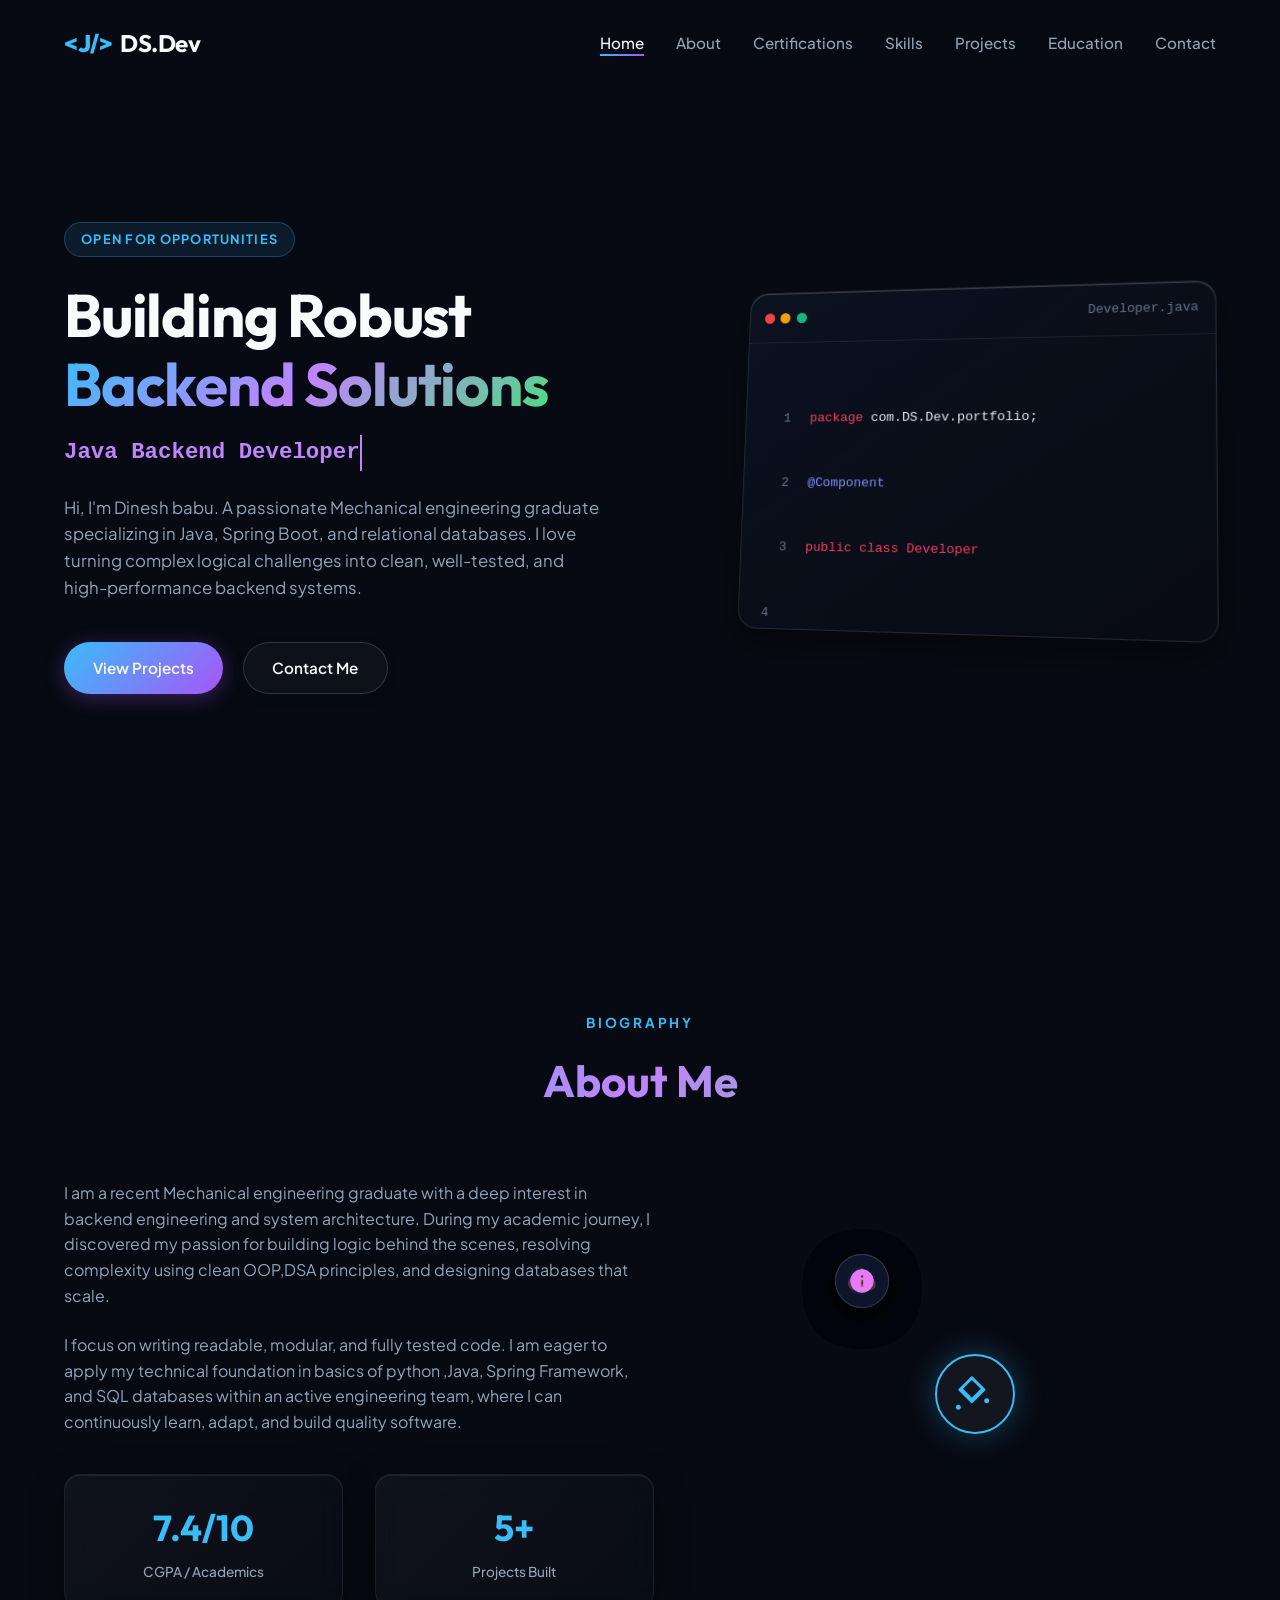
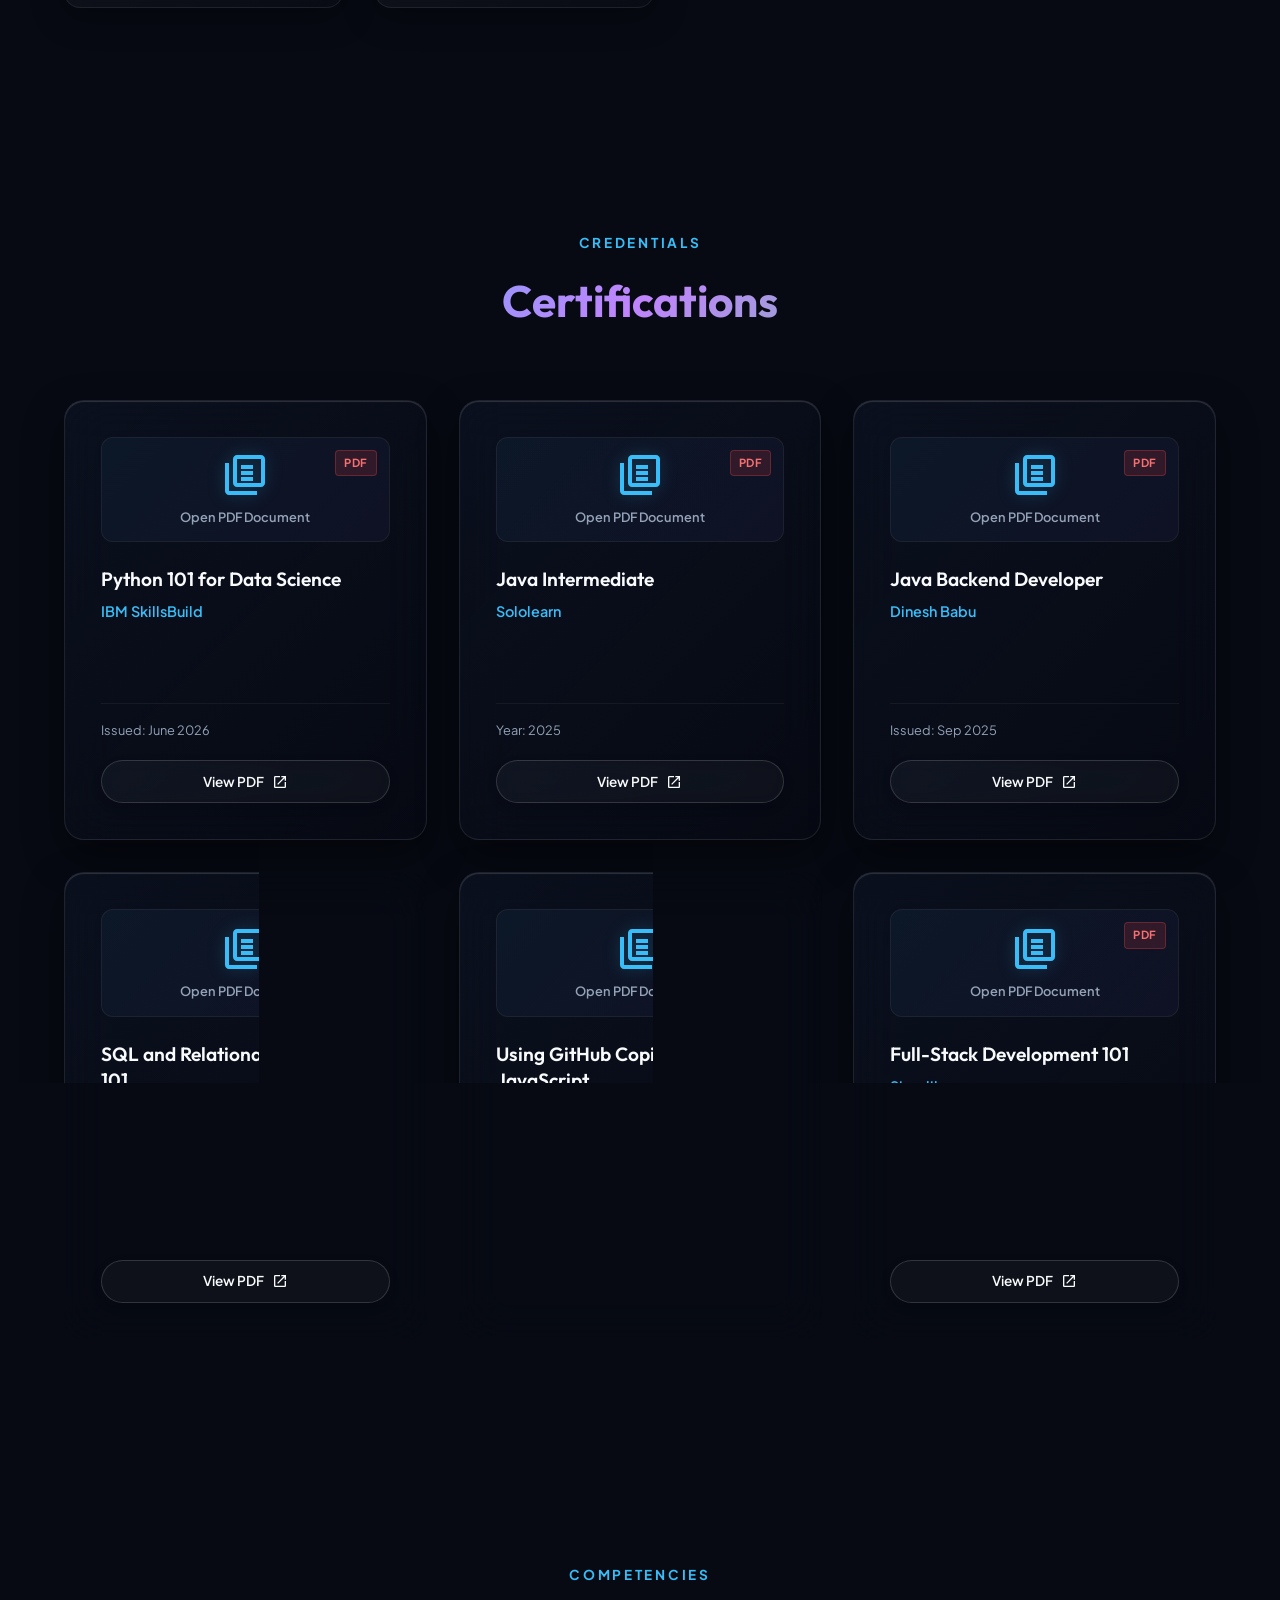
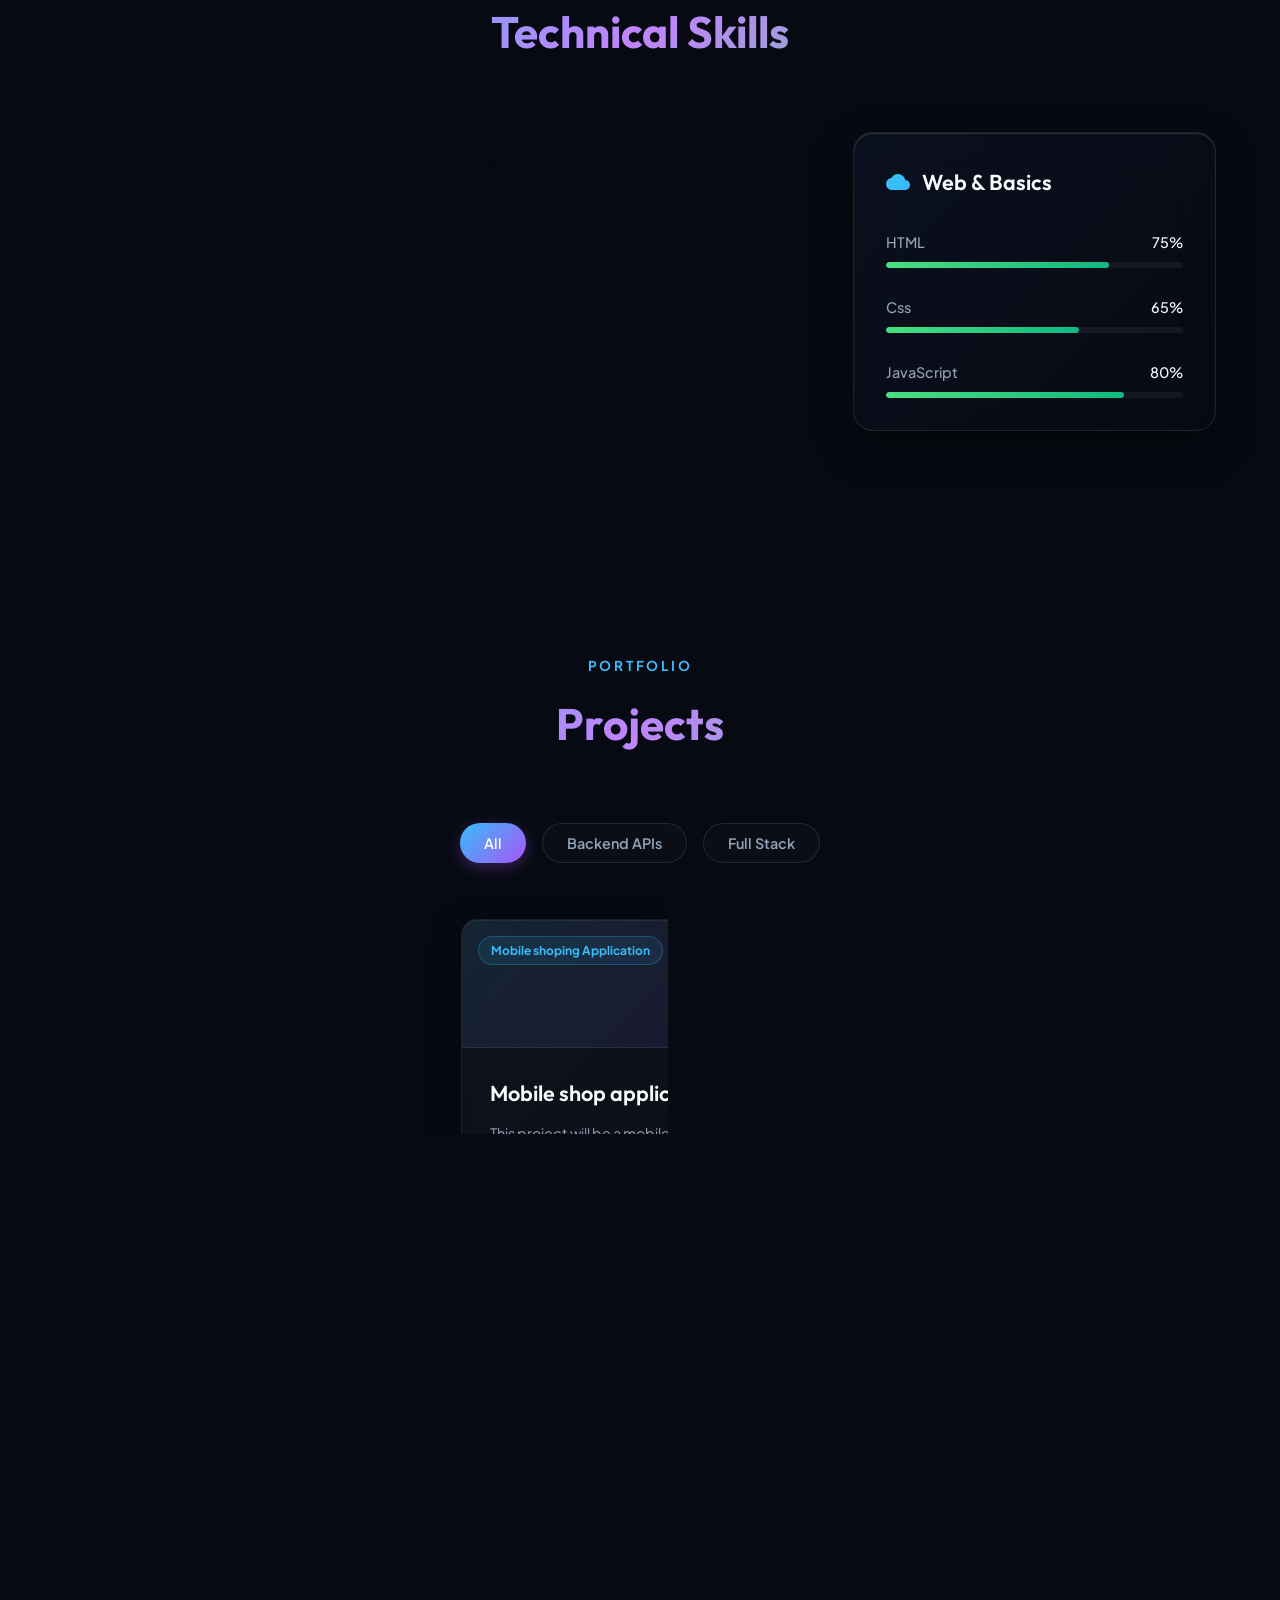
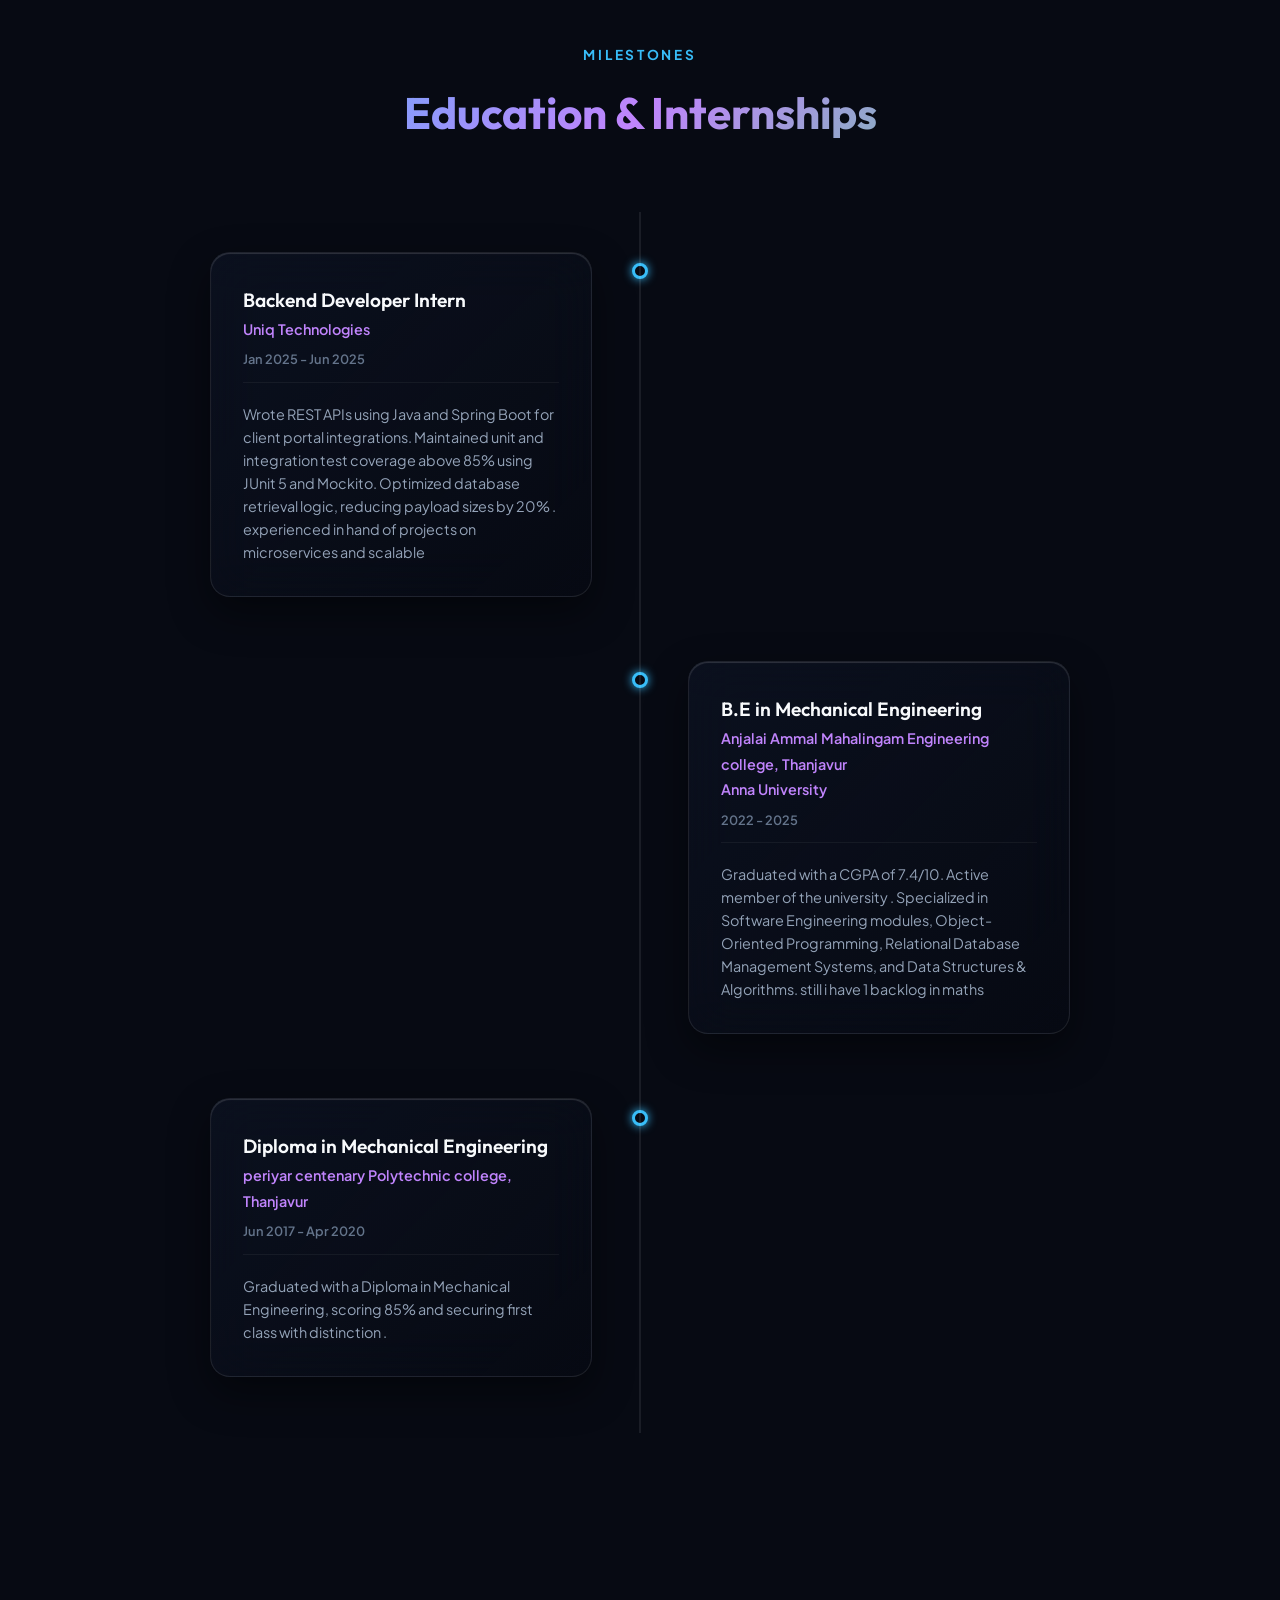
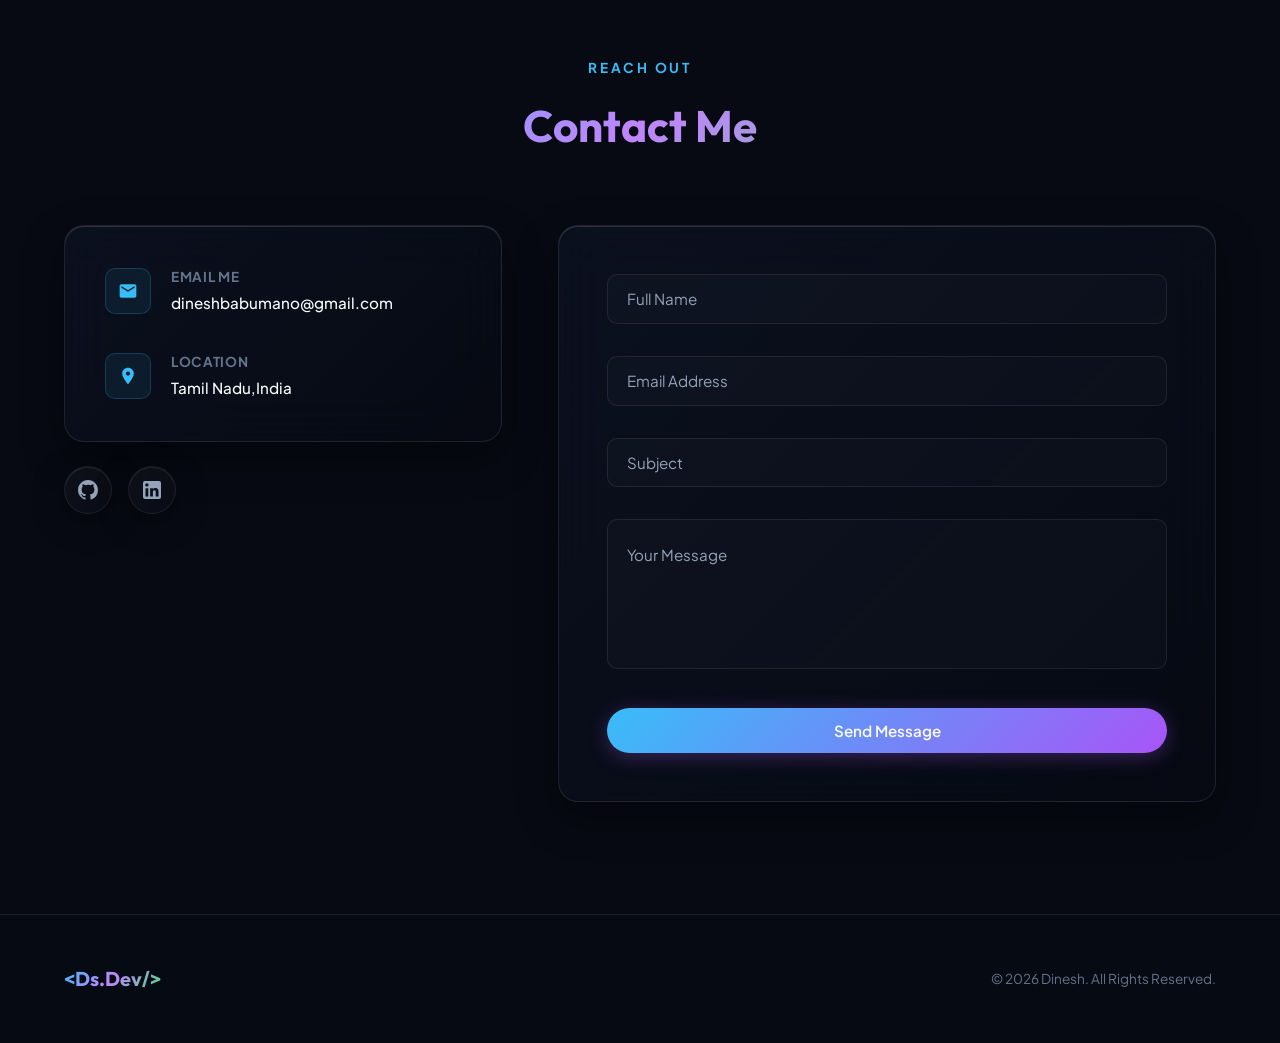
<file: index.html>
<!DOCTYPE html>
<html lang="en">

<head>
    <meta charset="UTF-8">
    <meta name="viewport" content="width=device-width, initial-scale=1.0">
    <title>Dinesh babu | Java Backend Developer Portfolio</title>
    <meta name="description"
        content="Professional portfolio of diensh, a passionate fresher Java Developer specializing in Spring Boot, REST APIs, and backend applications. Ready for new opportunities.">
    <link rel="stylesheet" href="style.css">
    <!-- Google Fonts for Modern Premium Look -->
    <link rel="preconnect" href="https://fonts.googleapis.com">
    <link rel="preconnect" href="https://fonts.gstatic.com" crossorigin>
    <link
        href="https://fonts.googleapis.com/css2?family=Outfit:wght@300;400;500;600;700&family=Plus+Jakarta+Sans:wght@300;400;500;600;700&display=swap"
        rel="stylesheet">
</head>

<body>

    <!-- Ambient Background Glow Blobs -->
    <div class="bg-glow-container" aria-hidden="true">
        <div class="glow-blob blob-1"></div>
        <div class="glow-blob blob-2"></div>
        <div class="glow-blob blob-3"></div>
    </div>

    <!-- Navigation Header -->
    <header id="header">
        <div class="container">
            <nav class="navbar" aria-label="Main navigation">
                <a href="#home" class="logo" id="nav-logo">
                    <span class="logo-icon">&lt;J/&gt;</span> DS.Dev
                </a>
                <ul class="nav-links" id="nav-links">
                    <li><a href="#home" class="active">Home</a></li>
                    <li><a href="#about">About</a></li>
                    <li><a href="#certifications">Certifications</a></li>
                    <li><a href="#skills">Skills</a></li>
                    <li><a href="#projects">Projects</a></li>
                    <li><a href="#experience">Education</a></li>
                    <li><a href="#contact">Contact</a></li>
                </ul>
                <button class="menu-toggle" id="menu-toggle" aria-label="Toggle navigation menu" aria-expanded="false">
                    <span></span>
                    <span></span>
                    <span></span>
                </button>
            </nav>
        </div>
    </header>

    <main>
        <!-- Hero Section -->
        <section id="home" class="hero">
            <div class="container">
                <div class="hero-grid">
                    <div class="hero-content">
                        <span class="hero-tagline">Open for Opportunities</span>
                        <h1 class="hero-title">Building Robust<br><span class="gradient-text">Backend Solutions</span>
                        </h1>
                        <div class="typewriter-container">
                            <span class="typewriter-text" id="typewriter">Java Backend Developer</span>
                        </div>
                        <p class="hero-desc">
                            Hi, I'm Dinesh babu. A passionate Mechanical engineering graduate specializing in Java,
                            Spring
                            Boot,
                            and relational databases. I love turning complex logical challenges into clean, well-tested,
                            and high-performance backend systems.
                        </p>
                        <div class="hero-buttons">
                            <a href="#projects" class="btn-glass primary">View Projects</a>
                            <a href="#contact" class="btn-glass">Contact Me</a>
                        </div>
                    </div>
                    <div class="hero-visual">
                        <div class="flip-card">

                            <div class="flip-card-inner">
                                <!-- Front Side: Code Editor -->
                                <div class="flip-card-front">
                                    <div class="code-window glass-panel">
                                        <div class="code-header">
                                            <div class="code-dots">
                                                <span class="dot-red"></span>
                                                <span class="dot-yellow"></span>
                                                <span class="dot-green"></span>
                                            </div>
                                            <span class="code-title">Developer.java</span>
                                        </div>
                                        <div class="code-body">
                                            <div class="line"><span class="line-num">1</span><span
                                                    class="keyword">package</span> com.DS.Dev.portfolio;</div>
                                            <div class="line"><span class="line-num">2</span><span
                                                    class="annotation">@Component</span></div>
                                            <div class="line"><span class="line-num">3</span><span
                                                    class="keyword">public class Developer</span>
                                            </div>
                                            <div class="line"><span class="line-num">4</span> <span class="comment">
                                                    Fueling logic with curiosity</span></div>

                                        </div>
                                    </div>
                                </div>
                                <!-- Back Side: Console/Terminal -->
                                <div class="flip-card-back">
                                    <div class="code-window glass-panel">
                                        <div class="code-header">
                                            <div class="code-dots">
                                                <span class="dot-red"></span>
                                                <span class="dot-yellow"></span>
                                                <span class="dot-green"></span>
                                            </div>
                                            <span class="code-title">terminal</span>
                                        </div>
                                        <div class="console-body">
                                            <div class="console-line command">
                                                <span class="prompt">$</span>java Developer.java
                                            </div>
                                            <div class="console-line output">
                                                Compiling and running...
                                            </div>
                                            <div class="console-line output success">
                                                [SUCCESS] Build complete!
                                            </div>
                                            <div class="console-line success-banner">
                                                <pre>
 ____  ____    ____  _____ _     _ 
|  _ \/ ___|  |  _ \| ____| |   | |
| | | \___ \  | | | |  _| | |   | |
| |_| |___) | | |_| | |___| |___|_|
|____/|____/  |____/|_____|_____(_)
                                                </pre>
                                            </div>
                                            <div class="console-line output">
                                                Java SE
                                                Spring Boot
                                                SQL
                                                Building robust backends!
                                            </div>
                                        </div>
                                    </div>
                                </div>
                            </div>
                        </div>
                    </div>
                </div>
            </div>
        </section>

        <!-- About Section -->
        <section id="about" class="reveal">
            <div class="container">
                <div class="section-title-wrap">
                    <span class="section-subtitle">Biography</span>
                    <h2 class="section-title gradient-text">About Me</h2>
                </div>
                <div class="about-layout">
                    <div class="about-details">
                        <p>
                            I am a recent Mechanical engineering graduate with a deep interest in backend engineering
                            and
                            system architecture.
                            During my academic journey, I discovered my passion for building logic behind the scenes,
                            resolving complexity
                            using clean OOP,DSA principles, and designing databases that scale.
                        </p>
                        <p>
                            I focus on writing readable, modular, and fully tested code. I am eager to apply my
                            technical foundation
                            in basics of python ,Java, Spring Framework, and SQL databases within an active engineering
                            team, where I can
                            continuously
                            learn, adapt, and build quality software.
                        </p>
                        <div class="about-stats">
                            <div class="stat-box glass-card">
                                <div class="stat-number">7.4/10</div>
                                <div class="stat-label">CGPA / Academics</div>
                            </div>
                            <div class="stat-box glass-card">
                                <div class="stat-number">5+</div>
                                <div class="stat-label">Projects Built</div>
                            </div>
                        </div>
                    </div>
                    <div class="about-visual">
                        <div class="tech-stack-hex">
                            <div class="hex-center" title="Core Java">
                                <svg viewBox="0 0 24 24">
                                    <path
                                        d="M2 18.5c.83 0 1.5.67 1.5 1.5s-.67 1.5-1.5 1.5-1.5-.67-1.5-1.5.67-1.5 1.5-1.5M10.13 1.34c-.15 0-.3.06-.41.17L2.16 9.07a.58.58 0 0 0 0 .82l7.56 7.56c.22.23.6.23.82 0l7.56-7.56a.58.58 0 0 0 0-.82l-7.56-7.56c-.11-.11-.26-.17-.41-.17m0 2.24 5.32 5.32-5.32 5.32-5.32-5.32 5.32-5.32M19 14.5c.83 0 1.5.67 1.5 1.5s-.67 1.5-1.5 1.5-1.5-.67-1.5-1.5.67-1.5 1.5-1.5z" />
                                </svg>
                            </div>
                            <!-- Orbiting Glassy Circles -->
                            <div class="floating-icon icon-java" title="Java">
                                <svg viewBox="0 0 24 24" width="28" height="28" fill="#38bdf8">
                                    <path
                                        d="M12 2C6.48 2 2 6.48 2 12s4.48 10 10 10 10-4.48 10-10S17.52 2 12 2zm1 17h-2v-2h2v2zm2.07-7.75l-.9.92C13.45 12.9 13 13.5 13 15h-2v-.5c0-1.1.45-2.1 1.17-2.83l1.24-1.26c.37-.36.59-.86.59-1.41 0-1.1-.9-2-2-2s-2 .9-2 2H7c0-2.76 2.24-5 5-5s5 2.24 5 5c0 1.04-.42 1.99-1.07 2.75z" />
                                </svg>
                            </div>
                            <div class="floating-icon icon-spring" title="Spring Boot">
                                <svg viewBox="0 0 24 24" width="28" height="28" fill="#4ade80">
                                    <path
                                        d="M12 .3a12 12 0 0 0-9.4 19.4l.2.3c2.7 3 7 4.2 10.8 3 4-1.2 7.1-4.7 7.7-8.9.7-4.8-2-9.4-6.6-11-.9-.3-1.8-.5-2.7-.5v-.3zm0 2.3c2.6 0 5 1.5 6 3.8l.2.5c.8 2.7-.3 5.7-2.6 7.2-.6.4-1.2.6-1.8.8-1 .2-1.9.1-2.8-.2l-.6-.2a6.4 6.4 0 0 1-3.6-5.8c0-3.3 2.6-6.1 6-6.1z" />
                                </svg>
                            </div>
                            <div class="floating-icon icon-db" title="PostgreSQL / SQL">
                                <svg viewBox="0 0 24 24" width="28" height="28" fill="#60a5fa">
                                    <path
                                        d="M12 2C6.48 2 2 6.48 2 12s4.48 10 10 10 10-4.48 10-10S17.52 2 12 2zm-1 14H9v-2h2v2zm0-4H9V7h2v5zm4 4h-2v-5h2v5zm0-7h-2V7h2v2z" />
                                </svg>
                            </div>
                            <div class="floating-icon icon-cloud" title="Docker / Containers">
                                <svg viewBox="0 0 24 24" width="28" height="28" fill="#f87171">
                                    <path
                                        d="M19.35 10.04A7.49 7.49 0 0 0 12 4C9.11 4 6.6 5.64 5.35 8.04A5.994 5.994 0 0 0 0 14c0 3.31 2.69 6 6 6h13c2.76 0 5-2.24 5-5 0-2.64-2.05-4.78-4.65-4.96z" />
                                </svg>
                            </div>
                            <div class="floating-icon icon-git" title="Git">
                                <svg viewBox="0 0 24 24" width="28" height="28" fill="#fbbf24">
                                    <path
                                        d="M2.6 10.5l8.9-8.9c.4-.4 1-.4 1.4 0l8.9 8.9c.4.4.4 1 0 1.4l-8.9 8.9c-.4.4-1 .4-1.4 0l-8.9-8.9c-.4-.4-.4-1 0-1.4zm10.8 1.9V9.6c.6-.2 1-.7 1-1.3 0-.8-.7-1.5-1.5-1.5S11.4 7.5 11.4 8.3c0 .6.4 1.1 1 1.3v2.8c-.6.2-1 .7-1 1.3 0 .8.7 1.5 1.5 1.5s1.5-.7 1.5-1.5c0-.6-.4-1.1-1-1.3z" />
                                </svg>
                            </div>
                            <div class="floating-icon icon-js" title="HTML / CSS / JS ">
                                <svg viewBox="0 0 24 24" width="28" height="28" fill="#e879f9">
                                    <path
                                        d="M12 2C6.48 2 2 6.48 2 12s4.48 10 10 10 10-4.48 10-10S17.52 2 12 2zm1 15h-2v-6h2v6zm0-8h-2V7h2v2z" />
                                </svg>
                            </div>
                        </div>
                    </div>
                </div>
            </div>
        </section>

        <!-- Certifications Section -->
        <section id="certifications" class="reveal">
            <div class="container">
                <div class="section-title-wrap">
                    <span class="section-subtitle">Credentials</span>
                    <h2 class="section-title gradient-text">Certifications</h2>
                </div>
                <div class="certifications-grid">

                    <!-- Cert 1: IBM Python (PDF) -->
                    <div class="cert-card glass-panel">
                        <div class="cert-preview">
                            <div class="cert-pdf-preview">
                                <svg viewBox="0 0 24 24" fill="currentColor">
                                    <path
                                        d="M20 2H8c-1.1 0-2 .9-2 2v12c0 1.1.9 2 2 2h12c1.1 0 2-.9 2-2V4c0-1.1-.9-2-2-2zm0 14H8V4h12v12zM4 6H2v14c0 1.1.9 2 2 2h14v-2H4V6zm12 4H10v2h6v-2zm0 3H10v2h6v-2zm0-6H10v2h6V7z" />
                                </svg>
                                <span style="font-size: 0.8rem; font-weight: 600; color: var(--text-secondary);">Open
                                    PDF Document</span>
                            </div>
                            <span class="pdf-badge">PDF</span>
                        </div>
                        <div class="cert-info">
                            <h3 class="cert-title">Python 101 for Data Science</h3>
                            <span class="cert-issuer">IBM SkillsBuild</span>
                            <div class="cert-meta">
                                <span class="cert-date">Issued: June 2026</span>
                            </div>
                            <a href="./certificate/image/IBM%20PY0101EN%20Certificate%20_%20IBM%20SkillsBuild.pdf"
                                target="_blank" class="btn-glass cert-action-btn">
                                <span>View PDF</span>
                                <svg viewBox="0 0 24 24" width="16" height="16" fill="currentColor">
                                    <path
                                        d="M19 19H5V5h7V3H5c-1.11 0-2 .9-2 2v14c0 1.1.89 2 2 2h14c1.1 0 2-.9 2-2v-7h-2v7zM14 3v2h3.59l-9.83 9.83 1.41 1.41L19 6.41V10h2V3h-7z" />
                                </svg>
                            </a>
                        </div>
                    </div>
                    <!-- Cert 2: Sololearn Java Intermediate (PDF) -->
                    <div class="cert-card glass-panel">
                        <div class="cert-preview">
                            <div class="cert-pdf-preview">
                                <svg viewBox="0 0 24 24" fill="currentColor">
                                    <path
                                        d="M20 2H8c-1.1 0-2 .9-2 2v12c0 1.1.9 2 2 2h12c1.1 0 2-.9 2-2V4c0-1.1-.9-2-2-2zm0 14H8V4h12v12zM4 6H2v14c0 1.1.9 2 2 2h14v-2H4V6zm12 4H10v2h6v-2zm0 3H10v2h6v-2zm0-6H10v2h6V7z" />
                                </svg>
                                <span style="font-size: 0.8rem; font-weight: 600; color: var(--text-secondary);">Open
                                    PDF Document</span>
                            </div>
                            <span class="pdf-badge">PDF</span>
                        </div>
                        <div class="cert-info">
                            <h3 class="cert-title">Java Intermediate</h3>
                            <span class="cert-issuer">Sololearn</span>
                            <div class="cert-meta">
                                <span class="cert-date">Year: 2025</span>
                            </div>
                            <a href="./certificate/image/Sololearn%20Java%20Intermidiate.pdf" target="_blank"
                                class="btn-glass cert-action-btn">
                                <span>View PDF</span>
                                <svg viewBox="0 0 24 24" width="16" height="16" fill="currentColor">
                                    <path
                                        d="M19 19H5V5h7V3H5c-1.11 0-2 .9-2 2v14c0 1.1.89 2 2 2h14c1.1 0 2-.9 2-2v-7h-2v7zM14 3v2h3.59l-9.83 9.83 1.41 1.41L19 6.41V10h2V3h-7z" />
                                </svg>
                            </a>
                        </div>
                    </div>

                    <!-- Cert 3: Java Backend Developer (PDF) -->
                    <div class="cert-card glass-panel">
                        <div class="cert-preview">
                            <div class="cert-pdf-preview">
                                <svg viewBox="0 0 24 24" fill="currentColor">
                                    <path
                                        d="M20 2H8c-1.1 0-2 .9-2 2v12c0 1.1.9 2 2 2h12c1.1 0 2-.9 2-2V4c0-1.1-.9-2-2-2zm0 14H8V4h12v12zM4 6H2v14c0 1.1.9 2 2 2h14v-2H4V6zm12 4H10v2h6v-2zm0 3H10v2h6v-2zm0-6H10v2h6V7z" />
                                </svg>
                                <span style="font-size: 0.8rem; font-weight: 600; color: var(--text-secondary);">Open
                                    PDF Document</span>
                            </div>
                            <span class="pdf-badge">PDF</span>
                        </div>
                        <div class="cert-info">
                            <h3 class="cert-title">Java Backend Developer</h3>
                            <span class="cert-issuer">Dinesh Babu</span>
                            <div class="cert-meta">
                                <span class="cert-date">Issued: Sep 2025</span>
                            </div>
                            <a href="./certificate/" target="_blank" class="btn-glass cert-action-btn">
                                <span>View PDF</span>
                                <svg viewBox="0 0 24 24" width="16" height="16" fill="currentColor">
                                    <path
                                        d="M19 19H5V5h7V3H5c-1.11 0-2 .9-2 2v14c0 1.1.89 2 2 2h14c1.1 0 2-.9 2-2v-7h-2v7zM14 3v2h3.59l-9.83 9.83 1.41 1.41L19 6.41V10h2V3h-7z" />
                                </svg>
                            </a>
                        </div>
                    </div>


                    <!-- Cert 4: IBM SQL (PDF) -->
                    <div class="cert-card glass-panel">
                        <div class="cert-preview">
                            <div class="cert-pdf-preview">
                                <svg viewBox="0 0 24 24" fill="currentColor">
                                    <path
                                        d="M20 2H8c-1.1 0-2 .9-2 2v12c0 1.1.9 2 2 2h12c1.1 0 2-.9 2-2V4c0-1.1-.9-2-2-2zm0 14H8V4h12v12zM4 6H2v14c0 1.1.9 2 2 2h14v-2H4V6zm12 4H10v2h6v-2zm0 3H10v2h6v-2zm0-6H10v2h6V7z" />
                                </svg>
                                <span style="font-size: 0.8rem; font-weight: 600; color: var(--text-secondary);">Open
                                    PDF Document</span>
                            </div>
                            <span class="pdf-badge">PDF</span>
                        </div>
                        <div class="cert-info">
                            <h3 class="cert-title">SQL and Relational Databases 101</h3>
                            <span class="cert-issuer">IBM SkillsBuild</span>
                            <div class="cert-meta">
                                <span class="cert-date">Issued: June 2026</span>
                            </div>
                            <a href="./certificate/image/IBM%20Skills%20Network%20DB0101EN%20Certificate%20_%20IBM%20SkillsBuild.pdf"
                                target="_blank" class="btn-glass cert-action-btn">
                                <span>View PDF</span>
                                <svg viewBox="0 0 24 24" width="16" height="16" fill="currentColor">
                                    <path
                                        d="M19 19H5V5h7V3H5c-1.11 0-2 .9-2 2v14c0 1.1.89 2 2 2h14c1.1 0 2-.9 2-2v-7h-2v7zM14 3v2h3.59l-9.83 9.83 1.41 1.41L19 6.41V10h2V3h-7z" />
                                </svg>
                            </a>
                        </div>
                    </div>

                    <!-- Cert 5: Microsoft (PDF) -->
                    <div class="cert-card glass-panel">
                        <div class="cert-preview">
                            <div class="cert-pdf-preview">
                                <svg viewBox="0 0 24 24" fill="currentColor">
                                    <path
                                        d="M20 2H8c-1.1 0-2 .9-2 2v12c0 1.1.9 2 2 2h12c1.1 0 2-.9 2-2V4c0-1.1-.9-2-2-2zm0 14H8V4h12v12zM4 6H2v14c0 1.1.9 2 2 2h14v-2H4V6zm12 4H10v2h6v-2zm0 3H10v2h6v-2zm0-6H10v2h6V7z" />
                                </svg>
                                <span style="font-size: 0.8rem; font-weight: 600; color: var(--text-secondary);">Open
                                    PDF Document</span>
                            </div>
                            <span class="pdf-badge">PDF</span>
                        </div>
                        <div class="cert-info">
                            <h3 class="cert-title">Using GitHub Copilot with JavaScript</h3>
                            <span class="cert-issuer">Microsoft</span>
                            <div class="cert-meta">
                                <span class="cert-date">Issued: Feb 2025</span>
                            </div>
                            <a href="./certificate/image/microsoft%20certificate.pdf" target="_blank"
                                class="btn-glass cert-action-btn">
                                <span>View PDF</span>
                                <svg viewBox="0 0 24 24" width="16" height="16" fill="currentColor">
                                    <path
                                        d="M19 19H5V5h7V3H5c-1.11 0-2 .9-2 2v14c0 1.1.89 2 2 2h14c1.1 0 2-.9 2-2v-7h-2v7zM14 3v2h3.59l-9.83 9.83 1.41 1.41L19 6.41V10h2V3h-7z" />
                                </svg>
                            </a>
                        </div>
                    </div>

                    <!-- Cert 6: Simplilearn (PDF) -->
                    <div class="cert-card glass-panel">
                        <div class="cert-preview">
                            <div class="cert-pdf-preview">
                                <svg viewBox="0 0 24 24" fill="currentColor">
                                    <path
                                        d="M20 2H8c-1.1 0-2 .9-2 2v12c0 1.1.9 2 2 2h12c1.1 0 2-.9 2-2V4c0-1.1-.9-2-2-2zm0 14H8V4h12v12zM4 6H2v14c0 1.1.9 2 2 2h14v-2H4V6zm12 4H10v2h6v-2zm0 3H10v2h6v-2zm0-6H10v2h6V7z" />
                                </svg>
                                <span style="font-size: 0.8rem; font-weight: 600; color: var(--text-secondary);">Open
                                    PDF Document</span>
                            </div>
                            <span class="pdf-badge">PDF</span>
                        </div>
                        <div class="cert-info">
                            <h3 class="cert-title">Full-Stack Development 101</h3>
                            <span class="cert-issuer">Simplilearn</span>
                            <div class="cert-meta">
                                <span class="cert-date">Issued: March 2025</span>
                                <span class="cert-id">Verification Code: 8021012</span>
                            </div>
                            <a href="./certificate/image/simplelearning%20%20full%20stack%20dev.pdf" target="_blank"
                                class="btn-glass cert-action-btn">
                                <span>View PDF</span>
                                <svg viewBox="0 0 24 24" width="16" height="16" fill="currentColor">
                                    <path
                                        d="M19 19H5V5h7V3H5c-1.11 0-2 .9-2 2v14c0 1.1.89 2 2 2h14c1.1 0 2-.9 2-2v-7h-2v7zM14 3v2h3.59l-9.83 9.83 1.41 1.41L19 6.41V10h2V3h-7z" />
                                </svg>
                            </a>
                        </div>
                    </div>
                </div>
            </div>
        </section>

        <!-- Skills Section -->
        <section id="skills" class="reveal">
            <div class="container">
                <div class="section-title-wrap">
                    <span class="section-subtitle">Competencies</span>
                    <h2 class="section-title gradient-text">Technical Skills</h2>
                </div>
                <div class="skills-container">
                    <!-- Backend Panel -->
                    <div class="skill-category glass-panel">
                        <div class="skill-header">
                            <svg viewBox="0 0 24 24" fill="currentColor" width="24" height="24">
                                <path
                                    d="M4 18h16c1.1 0 2-.9 2-2V8c0-1.1-.9-2-2-2H4c-1.1 0-2 .9-2 2v8c0 1.1.9 2 2 2zM4 8h16v8H4V8z" />
                            </svg>
                            <h3>Core Java & Backend</h3>
                        </div>
                        <div class="skill-list">
                            <div class="skill-item" data-skill="java">
                                <div class="skill-info">
                                    <span class="skill-name">Java Core & OOP</span>
                                    <span class="skill-percentage">90%</span>
                                </div>
                                <div class="skill-bar-bg">
                                    <div class="skill-bar-fill" style="width: 90%;"></div>
                                </div>
                            </div>
                            <div class="skill-item" data-skill="springboot">
                                <div class="skill-info">
                                    <span class="skill-name">Spring Boot & REST APIs</span>
                                    <span class="skill-percentage">75%</span>
                                </div>
                                <div class="skill-bar-bg">
                                    <div class="skill-bar-fill" style="width: 80%;"></div>
                                </div>
                            </div>
                            <div class="skill-item" data-skill="collections">
                                <div class="skill-info">
                                    <span class="skill-name">Data Structures & Collections</span>
                                    <span class="skill-percentage">85%</span>
                                </div>
                                <div class="skill-bar-bg">
                                    <div class="skill-bar-fill" style="width: 85%;"></div>
                                </div>
                            </div>
                        </div>
                    </div>

                    <!-- Databases & ORM -->
                    <div class="skill-category glass-panel">
                        <div class="skill-header">
                            <svg viewBox="0 0 24 24" fill="currentColor" width="24" height="24">
                                <path
                                    d="M20 4H4c-1.1 0-1.99.9-1.99 2L2 18c0 1.1.9 2 2 2h16c1.1 0 2-.9 2-2V6c0-1.1-.9-2-2-2zm-5 14H4v-4h11v4zm0-5H4V9h11v4zm5 5h-4V9h4v9z" />
                            </svg>
                            <h3>Databases & ORM</h3>
                        </div>
                        <div class="skill-list">
                            <div class="skill-item" data-skill="sql">
                                <div class="skill-info">
                                    <span class="skill-name">Relational SQL (MySQL)</span>
                                    <span class="skill-percentage">80%</span>
                                </div>
                                <div class="skill-bar-bg">
                                    <div class="skill-bar-fill" style="width: 85%;"></div>
                                </div>
                            </div>
                            <div class="skill-item" data-skill="jpa">
                                <div class="skill-info">
                                    <span class="skill-name">Hibernate / JPA ORM</span>
                                    <span class="skill-percentage">75%</span>
                                </div>
                                <div class="skill-bar-bg">
                                    <div class="skill-bar-fill" style="width: 75%;"></div>
                                </div>
                            </div>
                            <div class="skill-item" data-skill="git">
                                <div class="skill-info">
                                    <span class="skill-name">Git & GitHub Version Control</span>
                                    <span class="skill-percentage">80%</span>
                                </div>
                                <div class="skill-bar-bg">
                                    <div class="skill-bar-fill" style="width: 80%;"></div>
                                </div>
                            </div>
                        </div>
                    </div>

                    <!-- Web & Containers -->
                    <div class="skill-category glass-panel">
                        <div class="skill-header">
                            <svg viewBox="0 0 24 24" fill="currentColor" width="24" height="24">
                                <path
                                    d="M19.35 10.04A7.49 7.49 0 0 0 12 4C9.11 4 6.6 5.64 5.35 8.04A5.994 5.994 0 0 0 0 14c0 3.31 2.69 6 6 6h13c2.76 0 5-2.24 5-5 0-2.64-2.05-4.78-4.65-4.96z" />
                            </svg>
                            <h3>Web & Basics</h3>
                        </div>
                        <div class="skill-list">
                            <div class="skill-item" data-skill="frontend">
                                <div class="skill-info">
                                    <span class="skill-name">HTML</span>
                                    <span class="skill-percentage">75%</span>
                                </div>
                                <div class="skill-bar-bg">
                                    <div class="skill-bar-fill" style="width: 75%;"></div>
                                </div>
                            </div>
                            <div class="skill-item" data-skill="docker">
                                <div class="skill-info">
                                    <span class="skill-name">Css</span>
                                    <span class="skill-percentage">65%</span>
                                </div>
                                <div class="skill-bar-bg">
                                    <div class="skill-bar-fill" style="width: 65%;"></div>
                                </div>
                            </div>
                            <div class="skill-item" data-skill="testing">
                                <div class="skill-info">
                                    <span class="skill-name">JavaScript</span>
                                    <span class="skill-percentage">80%</span>
                                </div>
                                <div class="skill-bar-bg">
                                    <div class="skill-bar-fill" style="width: 80%;"></div>
                                </div>
                            </div>
                        </div>
                    </div>
                </div>
            </div>
        </section>

        <!-- Projects Section -->
        <section id="projects" class="reveal">
            <div class="container">
                <div class="section-title-wrap">
                    <span class="section-subtitle">Portfolio</span>
                    <h2 class="section-title gradient-text">Projects</h2>
                </div>

                <div class="project-filters">
                    <button class="filter-btn active" data-filter="all">All</button>
                    <button class="filter-btn" data-filter="backend">Backend APIs</button>
                    <button class="filter-btn" data-filter="fullstack">Full Stack</button>
                </div>

                <div class="projects-grid" id="projects-grid">
                    <!-- Project 1 -->
                    <div class="project-card glass-card reveal" data-category="fullstack">
                        <div class="project-thumbnail">
                            <span class="project-tech-badge">Java & Maven</span>
                            <div class="project-thumb-overlay">
                                <a href="https://github.com/dinesh14-ds/Todo-list-application-.git"
                                    class="project-icon-link" aria-label="GitHub Repository">
                                    <svg viewBox="0 0 24 24">
                                        <path
                                            d="M12 2C6.477 2 2 6.484 2 12.017c0 4.425 2.865 8.18 6.839 9.504.5.092.682-.217.682-.483 0-.237-.008-.868-.013-1.703-2.782.605-3.369-1.343-3.369-1.343-.454-1.158-1.11-1.466-1.11-1.466-.908-.62.069-.608.069-.608 1.003.07 1.531 1.032 1.531 1.032.892 1.53 2.341 1.088 2.91.832.092-.647.35-1.088.636-1.338-2.22-.253-4.555-1.113-4.555-4.951 0-1.093.39-1.988 1.029-2.688-.103-.253-.446-1.272.098-2.65 0 0 .84-.27 2.75 1.026A9.564 9.564 0 0112 6.844c.85.004 1.705.115 2.504.337 1.909-1.296 2.747-1.027 2.747-1.027.546 1.379.202 2.398.1 2.651.64.7 1.028 1.595 1.028 2.688 0 3.848-2.339 4.695-4.566 4.943.359.309.678.92.678 1.855 0 1.338-.012 2.419-.012 2.747 0 .268.18.58.688.482A10.019 10.019 0 0022 12.017C22 6.484 17.522 2 12 2z" />
                                    </svg>
                                </a>
                            </div>
                        </div>
                        <div class="project-info-box">
                            <h3 class="project-title">To-Do List Application</h3>
                            <p class="project-desc">
                                This project is a simple To-Do List application built with java , Maven, MySQL and
                                It allows users to manage their tasks with secure
                                authentication and data persistence.
                            </p>
                            <div class="project-meta-tags">
                                <span class="tag">java</span>
                                <span class="tag">Maven</span>

                                <span class="tag">MySQL</span>
                                <span class="tag">Thymeleaf</span>
                            </div>
                        </div>
                    </div>

                    <!-- Project 2 -->
                    <div class="project-card glass-card reveal" data-category="backend">
                        <div class="project-thumbnail">
                            <span class="project-tech-badge">Mobile shoping Application </span>
                            <div class="project-thumb-overlay">
                                <a href="https://github.com/dinesh14-ds/project--1--E.com--mobile-_page.git"
                                    class="project-icon-link" aria-label="GitHub Repository">
                                    <svg viewBox="0 0 24 24">
                                        <path
                                            d="M12 2C6.477 2 2 6.484 2 12.017c0 4.425 2.865 8.18 6.839 9.504.5.092.682-.217.682-.483 0-.237-.008-.868-.013-1.703-2.782.605-3.369-1.343-3.369-1.343-.454-1.158-1.11-1.466-1.11-1.466-.908-.62.069-.608.069-.608 1.003.07 1.531 1.032 1.531 1.032.892 1.53 2.341 1.088 2.91.832.092-.647.35-1.088.636-1.338-2.22-.253-4.555-1.113-4.555-4.951 0-1.093.39-1.988 1.029-2.688-.103-.253-.446-1.272.098-2.65 0 0 .84-.27 2.75 1.026A9.564 9.564 0 0112 6.844c.85.004 1.705.115 2.504.337 1.909-1.296 2.747-1.027 2.747-1.027.546 1.379.202 2.398.1 2.651.64.7 1.028 1.595 1.028 2.688 0 3.848-2.339 4.695-4.566 4.943.359.309.678.92.678 1.855 0 1.338-.012 2.419-.012 2.747 0 .268.18.58.688.482A10.019 10.019 0 0022 12.017C22 6.484 17.522 2 12 2z" />
                                    </svg>
                                </a>
                            </div>
                        </div>
                        <div class="project-info-box">
                            <h3 class="project-title">Mobile shop application</h3>
                            <p class="project-desc">
                                This project will be a mobile shop website using Html,Css and JavaScript.This website
                                will allow users to browse and purchase mobile phones.

                            </p>
                            <div class="project-meta-tags">
                                <span class="tag">Html</span>
                                <span class="tag">Css</span>
                                <span class="tag">JavaScript</span>


                            </div>
                        </div>
                    </div>

                    <!-- Project 3 -->
                    <div class="project-card glass-card reveal" data-category="fullstack">
                        <div class="project-thumbnail">
                            <span class="project-tech-badge">WebSockets & Spring</span>
                            <div class="project-thumb-overlay">
                                <a href="https://github.com/dinesh14-ds/Chat_bot_spring.git" class="project-icon-link"
                                    aria-label="GitHub Repository">
                                    <svg viewBox="0 0 24 24">
                                        <path
                                            d="M12 2C6.477 2 2 6.484 2 12.017c0 4.425 2.865 8.18 6.839 9.504.5.092.682-.217.682-.483 0-.237-.008-.868-.013-1.703-2.782.605-3.369-1.343-3.369-1.343-.454-1.158-1.11-1.466-1.11-1.466-.908-.62.069-.608.069-.608 1.003.07 1.531 1.032 1.531 1.032.892 1.53 2.341 1.088 2.91.832.092-.647.35-1.088.636-1.338-2.22-.253-4.555-1.113-4.555-4.951 0-1.093.39-1.988 1.029-2.688-.103-.253-.446-1.272.098-2.65 0 0 .84-.27 2.75 1.026A9.564 9.564 0 0112 6.844c.85.004 1.705.115 2.504.337 1.909-1.296 2.747-1.027 2.747-1.027.546 1.379.202 2.398.1 2.651.64.7 1.028 1.595 1.028 2.688 0 3.848-2.339 4.695-4.566 4.943.359.309.678.92.678 1.855 0 1.338-.012 2.419-.012 2.747 0 .268.18.58.688.482A10.019 10.019 0 0022 12.017C22 6.484 17.522 2 12 2z" />
                                    </svg>
                                </a>
                            </div>
                        </div>
                        <div class="project-info-box">
                            <h3 class="project-title">Real-Time Chat Application</h3>
                            <p class="project-desc">
                                A web-based messaging dashboard supporting private rooms, active status tracking, and
                                message logs. Leverages Spring WebSockets (STOMP), Redis pub-sub integration, and
                                a modern glassmorphic web UI.
                            </p>
                            <div class="project-meta-tags">
                                <span class="tag">Spring Boot</span>
                                <span class="tag">WebSockets</span>
                                <span class="tag">Redis</span>
                                <span class="tag">HTML/CSS/JS</span>
                            </div>
                        </div>
                    </div>
                </div>
            </div>
        </section>

        <!-- Experience/Education Timeline Section -->
        <section id="experience" class="reveal">
            <div class="container">
                <div class="section-title-wrap">
                    <span class="section-subtitle">Milestones</span>
                    <h2 class="section-title gradient-text">Education & Internships</h2>
                </div>
                <div class="timeline">
                    <!-- Timeline Item 1 -->
                    <div class="timeline-item reveal">
                        <div class="timeline-dot"></div>
                        <div class="timeline-content glass-panel">
                            <div class="timeline-header">
                                <div class="timeline-title">
                                    <h3>Backend Developer Intern</h3>
                                    <span class="timeline-company"> Uniq Technologies</span>
                                </div>
                                <span class="timeline-date">Jan 2025 - Jun 2025</span>
                            </div>
                            <div class="timeline-body">
                                <p>
                                    Wrote REST APIs using Java and Spring Boot for client portal integrations.
                                    Maintained unit and integration test coverage above 85% using JUnit 5 and Mockito.
                                    Optimized database retrieval logic, reducing payload sizes by 20% . experienced in
                                    hand
                                    of projects on microservices and scalable
                                </p>
                            </div>
                        </div>
                    </div>

                    <!-- Timeline Item 2 -->
                    <div class="timeline-item reveal">
                        <div class="timeline-dot"></div>
                        <div class="timeline-content glass-panel">
                            <div class="timeline-header">
                                <div class="timeline-title">
                                    <h3>B.E in Mechanical Engineering</h3>
                                    <span class="timeline-company">Anjalai Ammal Mahalingam Engineering college,
                                        Thanjavur <br> Anna University</span>
                                </div>
                                <span class="timeline-date">2022 - 2025</span>
                            </div>
                            <div class="timeline-body">
                                <p>
                                    Graduated with a CGPA of 7.4/10. Active member of the university .
                                    Specialized in Software Engineering modules, Object-Oriented Programming,
                                    Relational Database Management Systems, and Data Structures & Algorithms.
                                    still i have 1 backlog in maths
                                </p>
                            </div>
                        </div>
                    </div>

                    <!-- Timeline Item 3 -->
                    <div class="timeline-item reveal">
                        <div class="timeline-dot"></div>
                        <div class="timeline-content glass-panel">
                            <div class="timeline-header">
                                <div class="timeline-title">
                                    <h3>Diploma in Mechanical Engineering</h3>
                                    <span class="timeline-company">periyar centenary Polytechnic college,
                                        Thanjavur</span>
                                </div>
                                <span class="timeline-date">Jun 2017 - Apr 2020 </span>
                            </div>
                            <div class="timeline-body">
                                <p>
                                    Graduated with a Diploma in Mechanical Engineering, scoring 85% and securing first
                                    class with distinction .

                                </p>
                            </div>
                        </div>
                    </div>
                </div>
            </div>
        </section>

        <!-- Contact Section -->
        <section id="contact" class="reveal">
            <div class="container">
                <div class="section-title-wrap">
                    <span class="section-subtitle">Reach Out</span>
                    <h2 class="section-title gradient-text">Contact Me</h2>
                </div>
                <div class="contact-grid">
                    <!-- Left info card -->
                    <div class="contact-info">
                        <div class="contact-card glass-panel">
                            <div class="info-item">
                                <div class="info-icon">
                                    <svg viewBox="0 0 24 24" fill="currentColor" width="20" height="20">
                                        <path
                                            d="M20 4H4c-1.1 0-1.99.9-1.99 2L2 18c0 1.1.9 2 2 2h16c1.1 0 2-.9 2-2V6c0-1.1-.9-2-2-2zm0 4l-8 5-8-5V6l8 5 8-5v2z" />
                                    </svg>
                                </div>
                                <div class="info-text">
                                    <h4>Email Me</h4>
                                    <p>dineshbabumano@gmail.com</p>

                                </div>
                            </div>
                            <div class="info-item">
                                <div class="info-icon">
                                    <svg viewBox="0 0 24 24" fill="currentColor" width="20" height="20">
                                        <path
                                            d="M12 2C8.13 2 5 5.13 5 9c0 5.25 7 13 7 13s7-7.75 7-13c0-3.87-3.13-7-7-7zm0 9.5c-1.38 0-2.5-1.12-2.5-2.5s1.12-2.5 2.5-2.5 2.5 1.12 2.5 2.5-1.12 2.5-2.5 2.5z" />
                                    </svg>
                                </div>
                                <div class="info-text">
                                    <h4>Location</h4>
                                    <p>Tamil Nadu,India </p>
                                </div>
                            </div>
                        </div>

                        <!-- Social buttons -->
                        <div class="contact-socials">
                            <a href="https://github.com/dinesh14-ds" class="social-btn glass-card" aria-label="GitHub">
                                <svg viewBox="0 0 24 24" fill="currentColor" width="24" height="24">
                                    <path
                                        d="M12 2C6.477 2 2 6.484 2 12.017c0 4.425 2.865 8.18 6.839 9.504.5.092.682-.217.682-.483 0-.237-.008-.868-.013-1.703-2.782.605-3.369-1.343-3.369-1.343-.454-1.158-1.11-1.466-1.11-1.466-.908-.62.069-.608.069-.608 1.003.07 1.531 1.032 1.531 1.032.892 1.53 2.341 1.088 2.91.832.092-.647.35-1.088.636-1.338-2.22-.253-4.555-1.113-4.555-4.951 0-1.093.39-1.988 1.029-2.688-.103-.253-.446-1.272.098-2.65 0 0 .84-.27 2.75 1.026A9.564 9.564 0 0112 6.844c.85.004 1.705.115 2.504.337 1.909-1.296 2.747-1.027 2.747-1.027.546 1.379.202 2.398.1 2.651.64.7 1.028 1.595 1.028 2.688 0 3.848-2.339 4.695-4.566 4.943.359.309.678.92.678 1.855 0 1.338-.012 2.419-.012 2.747 0 .268.18.58.688.482A10.019 10.019 0 0022 12.017C22 6.484 17.522 2 12 2z" />
                                </svg>
                            </a>
                            <a href="https://www.linkedin.com/in/dinesh-sandy-s1425/" class="social-btn glass-card"
                                aria-label="LinkedIn">
                                <svg viewBox="0 0 24 24" fill="currentColor" width="24" height="24">
                                    <path
                                        d="M19 3a2 2 0 0 1 2 2v14a2 2 0 0 1-2 2H5a2 2 0 0 1-2-2V5a2 2 0 0 1 2-2h14m-.5 15.5v-5.3a3.26 3.26 0 0 0-3.26-3.26c-.85 0-1.84.52-2.32 1.3v-1.11h-2.79v8.37h2.79v-4.93c0-.77.62-1.4 1.39-1.4a1.4 1.4 0 0 1 1.4 1.4v4.93h2.79M6.88 8.56a1.68 1.68 0 0 0 1.68-1.68c0-.93-.75-1.69-1.68-1.69a1.69 1.69 0 0 0-1.69 1.69c0 .93.76 1.68 1.69 1.68m1.39 9.94v-8.37H5.5v8.37h2.77z" />
                                </svg>
                            </a>
                        </div>
                    </div>

                    <!-- Right message form -->
                    <div class="contact-form-panel glass-panel">
                        <form id="contact-form" autocomplete="off">
                            <div class="form-group">
                                <input type="text" id="name" class="form-input" placeholder=" " required>
                                <label for="name" class="form-label">Full Name</label>
                            </div>
                            <div class="form-group">
                                <input type="email" id="email" class="form-input" placeholder=" " required>
                                <label for="email" class="form-label">Email Address</label>
                            </div>
                            <div class="form-group">
                                <input type="text" id="subject" class="form-input" placeholder=" " required>
                                <label for="subject" class="form-label">Subject</label>
                            </div>
                            <div class="form-group textarea">
                                <textarea id="message" class="form-input" placeholder=" " required></textarea>
                                <label for="message" class="form-label">Your Message</label>
                            </div>
                            <button type="submit" class="btn-glass primary" style="width: 100%;">Send Message</button>
                        </form>
                    </div>
                </div>
            </div>
        </section>
    </main>

    <!-- Modal Success Confirmation -->
    <div class="modal-overlay" id="success-modal">
        <div class="modal-content glass-panel">
            <div class="modal-icon">
                <svg viewBox="0 0 24 24" fill="currentColor" width="32" height="32">
                    <path d="M9 16.17L4.83 12l-1.42 1.41L9 19 21 7l-1.41-1.41z" />
                </svg>
            </div>
            <h3>Message Sent!</h3>
            <p>Thank you for reaching out! Your message has been sent successfully. I will get back to you shortly.</p>
            <button class="btn-glass" id="close-modal-btn">Close Window</button>
        </div>
    </div>

    <!-- Footer -->
    <footer>
        <div class="container">
            <div class="footer-layout">
                <div class="footer-logo">
                    <span class="gradient-text">&lt;Ds.Dev/&gt;</span>
                </div>
                <div class="footer-copyright">
                    &copy; 2026 Dinesh. All Rights Reserved.
                </div>
            </div>
        </div>
    </footer>

    <script src="script.js"></script>
</body>

</html>
</file>
<file: style.css>
/* ==========================================================================
   DESIGN SYSTEM & VARIABLES
   ========================================================================== */
:root {
    --bg-primary: #070a13;
    --bg-secondary: #0b111e;
    
    /* Glassmorphism Styling */
    --glass-bg: rgba(15, 23, 42, 0.45);
    --glass-bg-hover: rgba(30, 41, 59, 0.6);
    --glass-border: rgba(255, 255, 255, 0.08);
    --glass-border-hover: rgba(255, 255, 255, 0.15);
    --glass-shadow: 0 8px 32px 0 rgba(0, 0, 0, 0.4);
    --glass-glow-blue: 0 0 20px rgba(56, 189, 248, 0.15);
    --glass-glow-purple: 0 0 20px rgba(168, 85, 247, 0.15);

    /* Color Palettes */
    --text-primary: #f8fafc;
    --text-secondary: #94a3b8;
    --text-muted: #64748b;
    
    --accent-blue: #38bdf8;
    --accent-cyan: #06b6d4;
    --accent-purple: #c084fc;
    --accent-green: #4ade80;
    --accent-yellow: #fbbf24;
    
    --gradient-primary: linear-gradient(135deg, #38bdf8 0%, #a855f7 100%);
    --gradient-secondary: linear-gradient(135deg, #06b6d4 0%, #3b82f6 100%);
    --gradient-text: linear-gradient(135deg, #38bdf8 0%, #c084fc 50%, #4ade80 100%);

    --font-heading: 'Outfit', sans-serif;
    --font-body: 'Plus Jakarta Sans', sans-serif;
    --font-code: 'Courier New', Courier, monospace;

    --transition-fast: 0.2s cubic-bezier(0.4, 0, 0.2, 1);
    --transition-normal: 0.4s cubic-bezier(0.4, 0, 0.2, 1);
    --transition-slow: 0.6s cubic-bezier(0.4, 0, 0.2, 1);
    
    --container-max-width: 1200px;
}

/* ==========================================================================
   RESET & BASICS
   ========================================================================== */
*, *::before, *::after {
    box-sizing: border-box;
    margin: 0;
    padding: 0;
}

html {
    scroll-behavior: smooth;
    font-size: 16px;
    background-color: var(--bg-primary);
}

body {
    font-family: var(--font-body);
    color: var(--text-primary);
    line-height: 1.6;
    overflow-x: hidden;
    background-color: var(--bg-primary);
    position: relative;
    min-height: 100vh;
}

/* Hide scrollbar on modern browsers but preserve scroll functionality */
::-webkit-scrollbar {
    width: 8px;
}
::-webkit-scrollbar-track {
    background: var(--bg-primary);
}
::-webkit-scrollbar-thumb {
    background: rgba(255, 255, 255, 0.1);
    border-radius: 4px;
}
::-webkit-scrollbar-thumb:hover {
    background: rgba(255, 255, 255, 0.25);
}

a {
    color: inherit;
    text-decoration: none;
    transition: var(--transition-fast);
}

ul {
    list-style: none;
}

button {
    font-family: inherit;
    border: none;
    background: none;
    cursor: pointer;
}

.container {
    width: 100%;
    max-width: var(--container-max-width);
    margin: 0 auto;
    padding: 0 1.5rem;
}

/* ==========================================================================
   AMBIENT GLOWS & BACKGROUND
   ========================================================================== */
.bg-glow-container {
    position: fixed;
    top: 0;
    left: 0;
    width: 100vw;
    height: 100vh;
    pointer-events: none;
    z-index: -1;
    overflow: hidden;
}

.glow-blob {
    position: absolute;
    border-radius: 50%;
    filter: blur(120px);
    opacity: 0.45;
    mix-blend-mode: screen;
    animation: drift 25s infinite alternate ease-in-out;
}

.blob-1 {
    top: -10%;
    left: -10%;
    width: 45vw;
    height: 45vw;
    background: radial-gradient(circle, rgba(168, 85, 247, 0.3) 0%, rgba(168, 85, 247, 0) 70%);
}

.blob-2 {
    bottom: -10%;
    right: -10%;
    width: 50vw;
    height: 50vw;
    background: radial-gradient(circle, rgba(56, 189, 248, 0.25) 0%, rgba(56, 189, 248, 0) 70%);
    animation-delay: -5s;
    animation-duration: 30s;
}

.blob-3 {
    top: 40%;
    left: 50%;
    width: 35vw;
    height: 35vw;
    background: radial-gradient(circle, rgba(6, 182, 212, 0.2) 0%, rgba(6, 182, 212, 0) 70%);
    animation-delay: -10s;
    animation-duration: 20s;
}

@keyframes drift {
    0% {
        transform: translate(0, 0) scale(1) rotate(0deg);
    }
    50% {
        transform: translate(4vw, 6vh) scale(1.1) rotate(180deg);
    }
    100% {
        transform: translate(-3vw, -5vh) scale(0.9) rotate(360deg);
    }
}

/* ==========================================================================
   UTILITY DESIGN TOKENS
   ========================================================================== */
.gradient-text {
    background: var(--gradient-text);
    -webkit-background-clip: text;
    -webkit-text-fill-color: transparent;
    background-clip: text;
}

.glass-panel {
    background: linear-gradient(135deg, rgba(15, 23, 42, 0.5) 0%, rgba(7, 10, 19, 0.3) 100%);
    backdrop-filter: blur(24px);
    -webkit-backdrop-filter: blur(24px);
    border: 1px solid rgba(255, 255, 255, 0.09);
    border-radius: 20px;
    box-shadow: 
        0 16px 40px 0 rgba(0, 0, 0, 0.45),
        inset 0 1px 1px rgba(255, 255, 255, 0.15);
    transition: var(--transition-normal);
}

.glass-panel:hover {
    border-color: rgba(255, 255, 255, 0.18);
    background: linear-gradient(135deg, rgba(30, 41, 59, 0.65) 0%, rgba(15, 23, 42, 0.45) 100%);
    box-shadow: 
        0 20px 45px 0 rgba(0, 0, 0, 0.55),
        inset 0 1px 2px rgba(255, 255, 255, 0.25),
        0 0 25px rgba(56, 189, 248, 0.12);
}

.glass-card {
    background: linear-gradient(135deg, rgba(255, 255, 255, 0.04) 0%, rgba(255, 255, 255, 0.01) 100%);
    backdrop-filter: blur(14px);
    -webkit-backdrop-filter: blur(14px);
    border: 1px solid rgba(255, 255, 255, 0.07);
    border-radius: 16px;
    box-shadow: 
        0 8px 32px 0 rgba(0, 0, 0, 0.35),
        inset 0 1px 1px rgba(255, 255, 255, 0.08);
    transition: var(--transition-normal);
}

.glass-card:hover {
    background: linear-gradient(135deg, rgba(255, 255, 255, 0.08) 0%, rgba(255, 255, 255, 0.02) 100%);
    border-color: rgba(255, 255, 255, 0.16);
    box-shadow: 
        0 15px 40px 0 rgba(0, 0, 0, 0.45),
        inset 0 1px 1px rgba(255, 255, 255, 0.15);
    transform: translateY(-5px);
}

/* Glass Buttons */
.btn-glass {
    display: inline-flex;
    align-items: center;
    justify-content: center;
    padding: 0.8rem 1.8rem;
    font-size: 0.95rem;
    font-weight: 600;
    border-radius: 30px;
    border: 1px solid rgba(255, 255, 255, 0.15);
    background: rgba(255, 255, 255, 0.03);
    color: var(--text-primary);
    backdrop-filter: blur(8px);
    -webkit-backdrop-filter: blur(8px);
    box-shadow: 0 4px 12px rgba(0, 0, 0, 0.1);
    transition: var(--transition-normal);
    position: relative;
    overflow: hidden;
}

.btn-glass::before {
    content: '';
    position: absolute;
    top: 0;
    left: -100%;
    width: 100%;
    height: 100%;
    background: linear-gradient(90deg, transparent, rgba(255, 255, 255, 0.15), transparent);
    transition: 0.5s;
}

.btn-glass:hover::before {
    left: 100%;
}

.btn-glass:hover {
    border-color: rgba(255, 255, 255, 0.4);
    transform: translateY(-2px);
    box-shadow: 0 6px 20px rgba(0, 0, 0, 0.2);
}

.btn-glass.primary {
    background: var(--gradient-primary);
    border: none;
    box-shadow: 0 4px 20px rgba(168, 85, 247, 0.3);
}

.btn-glass.primary:hover {
    transform: translateY(-2px);
    box-shadow: 0 8px 25px rgba(168, 85, 247, 0.5);
    filter: brightness(1.1);
}

/* Section Headings */
.section-title-wrap {
    text-align: center;
    margin-bottom: 4rem;
}

.section-subtitle {
    font-size: 0.85rem;
    font-weight: 700;
    text-transform: uppercase;
    letter-spacing: 0.2em;
    color: var(--accent-blue);
    display: block;
    margin-bottom: 0.75rem;
}

.section-title {
    font-family: var(--font-heading);
    font-size: 2.75rem;
    font-weight: 700;
}

section {
    padding: 7rem 0;
    position: relative;
}

/* ==========================================================================
   NAVIGATION HEADER
   ========================================================================== */
header {
    position: fixed;
    top: 0;
    left: 0;
    width: 100%;
    z-index: 100;
    transition: var(--transition-normal);
    padding: 1.5rem 0;
}

header.scrolled {
    padding: 0.75rem 0;
    background: rgba(7, 10, 19, 0.7);
    backdrop-filter: blur(20px);
    -webkit-backdrop-filter: blur(20px);
    border-bottom: 1px solid var(--glass-border);
}

.navbar {
    display: flex;
    align-items: center;
    justify-content: space-between;
}

.logo {
    font-family: var(--font-heading);
    font-size: 1.5rem;
    font-weight: 700;
    letter-spacing: -0.02em;
    display: flex;
    align-items: center;
    gap: 0.5rem;
}

.nav-avatar {
    width: 32px;
    height: 32px;
    border-radius: 50%;
    object-fit: cover;
    border: 1.5px solid rgba(56, 189, 248, 0.4);
    box-shadow: 0 0 10px rgba(56, 189, 248, 0.2);
    margin-right: 0.25rem;
    transition: var(--transition-fast);
}

.logo:hover .nav-avatar {
    border-color: var(--accent-purple);
    box-shadow: 0 0 12px rgba(168, 85, 247, 0.4);
    transform: scale(1.05);
}

.logo-icon {
    color: var(--accent-blue);
    font-weight: 800;
}

.nav-links {
    display: flex;
    align-items: center;
    gap: 2rem;
}

.nav-links a {
    font-size: 0.95rem;
    font-weight: 500;
    color: var(--text-secondary);
    position: relative;
    padding: 0.25rem 0;
}

.nav-links a:hover {
    color: var(--text-primary);
}

.nav-links a::after {
    content: '';
    position: absolute;
    bottom: 0;
    left: 0;
    width: 0;
    height: 2px;
    background: var(--gradient-primary);
    transition: var(--transition-fast);
}

.nav-links a:hover::after,
.nav-links a.active::after {
    width: 100%;
}

.nav-links a.active {
    color: var(--text-primary);
}

/* Mobile Menu Toggle Button */
.menu-toggle {
    display: none;
    flex-direction: column;
    justify-content: space-between;
    width: 24px;
    height: 18px;
}

.menu-toggle span {
    width: 100%;
    height: 2px;
    background-color: var(--text-primary);
    transition: var(--transition-normal);
}

/* ==========================================================================
   HERO SECTION
   ========================================================================== */
.hero {
    min-height: 100vh;
    display: flex;
    align-items: center;
    padding-top: 8rem;
}

.hero-grid {
    display: grid;
    grid-template-columns: 1.1fr 0.9fr;
    gap: 4rem;
    align-items: center;
}

.hero-tagline {
    display: inline-block;
    padding: 0.4rem 1rem;
    border-radius: 20px;
    background: rgba(56, 189, 248, 0.1);
    border: 1px solid rgba(56, 189, 248, 0.25);
    color: var(--accent-blue);
    font-size: 0.8rem;
    font-weight: 700;
    text-transform: uppercase;
    letter-spacing: 0.1em;
    margin-bottom: 1.5rem;
}

.hero-title {
    font-family: var(--font-heading);
    font-size: 3.75rem;
    font-weight: 700;
    line-height: 1.15;
    letter-spacing: -0.02em;
    margin-bottom: 1rem;
}

.typewriter-container {
    height: 2.2rem;
    display: flex;
    align-items: center;
    margin-bottom: 1.5rem;
}

.typewriter-text {
    font-family: var(--font-code);
    font-size: 1.4rem;
    color: var(--accent-purple);
    font-weight: 600;
    border-right: 2px solid var(--accent-purple);
    white-space: nowrap;
    animation: blink 0.75s step-end infinite;
}

@keyframes blink {
    from, to { border-color: transparent }
    50% { border-color: var(--accent-purple); }
}

.hero-desc {
    color: var(--text-secondary);
    font-size: 1.05rem;
    margin-bottom: 2.5rem;
    max-width: 540px;
}

.hero-buttons {
    display: flex;
    gap: 1.25rem;
}

/* Code Editor Window */
.hero-visual {
    display: flex;
    justify-content: center;
    perspective: 1000px;
}

/* Code Editor & Terminal Card Flip */
.flip-card {
    background-color: transparent;
    width: 100%;
    max-width: 480px;
    height: 350px;
    perspective: 1500px;
    transform: rotateY(-10deg) rotateX(6deg);
    transition: transform 0.6s cubic-bezier(0.2, 0.8, 0.2, 1);
}

.flip-card:hover {
    transform: rotateY(0deg) rotateX(0deg) scale(1.04);
}

.flip-card-inner {
    position: relative;
    width: 100%;
    height: 100%;
    text-align: left;
    transition: transform 0.8s cubic-bezier(0.4, 0, 0.2, 1);
    transform-style: preserve-3d;
}

.flip-card:hover .flip-card-inner {
    transform: rotateY(180deg);
}

.flip-card-front, .flip-card-back {
    position: absolute;
    width: 100%;
    height: 100%;
    -webkit-backface-visibility: hidden;
    backface-visibility: hidden;
    border-radius: 20px;
}

.flip-card-front {
    z-index: 2;
    transform: rotateY(0deg);
}

.flip-card-back {
    transform: rotateY(180deg);
    background: linear-gradient(135deg, rgba(8, 12, 24, 0.75) 0%, rgba(3, 5, 10, 0.6) 100%);
    border: 1px solid rgba(255, 255, 255, 0.08);
    box-shadow: 
        0 16px 40px 0 rgba(0, 0, 0, 0.45),
        inset 0 1px 1px rgba(255, 255, 255, 0.15);
}

.code-window {
    width: 100%;
    height: 100%;
    border: 1px solid rgba(255, 255, 255, 0.1);
    background: linear-gradient(145deg, rgba(15, 23, 42, 0.55) 0%, rgba(7, 10, 19, 0.4) 100%);
    box-shadow: 
        0 15px 35px rgba(0, 0, 0, 0.5),
        inset 0 1px 1px rgba(255, 255, 255, 0.2);
}

/* Terminal Back-panel */
.console-body {
    padding: 1.5rem;
    font-family: var(--font-code);
    font-size: 0.85rem;
    color: #38bdf8;
    line-height: 1.6;
    height: calc(100% - 45px); /* header height is 45px */
    background: rgba(0, 0, 0, 0.3);
    overflow-y: auto;
    border-bottom-left-radius: 20px;
    border-bottom-right-radius: 20px;
}

.console-line {
    margin-bottom: 0.4rem;
}

.console-line.command {
    color: #e2e8f0;
}

.console-line .prompt {
    color: var(--accent-purple);
    margin-right: 0.5rem;
    font-weight: 700;
}

.console-line.output {
    color: #a7f3d0;
    padding-left: 0.5rem;
}

.console-line.output.success {
    color: #34d399;
    font-weight: 700;
    text-shadow: 0 0 8px rgba(52, 211, 153, 0.3);
}

.console-line.success-banner pre {
    font-family: var(--font-code);
    color: #34d399;
    font-size: 0.8rem;
    margin-top: 0.5rem;
    white-space: pre-wrap;
    line-height: 1.3;
}

.code-header {
    display: flex;
    align-items: center;
    justify-content: space-between;
    padding: 1rem;
    border-bottom: 1px solid var(--glass-border);
    border-top-left-radius: 20px;
    border-top-right-radius: 20px;
}

.code-dots {
    display: flex;
    gap: 0.4rem;
}

.code-dots span {
    width: 11px;
    height: 11px;
    border-radius: 50%;
}

.dot-red { background-color: #ef4444; }
.dot-yellow { background-color: #f59e0b; }
.dot-green { background-color: #10b981; }

.code-title {
    font-family: var(--font-code);
    font-size: 0.8rem;
    color: var(--text-muted);
}

.code-body {
    padding: 1.5rem;
    font-family: var(--font-code);
    font-size: 0.85rem;
    color: #e2e8f0;
    overflow-x: auto;
    overflow-y: auto;
    height: calc(100% - 45px); /* Header is 45px */
    white-space: pre;
    border-bottom-left-radius: 20px;
    border-bottom-right-radius: 20px;
}

/* Custom Glassy Scrollbars for Code and Console */
.code-body::-webkit-scrollbar,
.console-body::-webkit-scrollbar {
    width: 6px;
    height: 6px;
}

.code-body::-webkit-scrollbar-track,
.console-body::-webkit-scrollbar-track {
    background: transparent;
}

.code-body::-webkit-scrollbar-thumb,
.console-body::-webkit-scrollbar-thumb {
    background: rgba(255, 255, 255, 0.15);
    border-radius: 3px;
}

.code-body::-webkit-scrollbar-thumb:hover,
.console-body::-webkit-scrollbar-thumb:hover {
    background: rgba(255, 255, 255, 0.3);
}


/* Card Avatar Badge Floating Top-Left */
.card-avatar-badge {
    position: absolute;
    top: -24px;
    left: -24px;
    width: 64px;
    height: 64px;
    border-radius: 50%;
    border: 2.5px solid var(--accent-blue);
    background-color: var(--bg-secondary);
    box-shadow: 0 8px 25px rgba(56, 189, 248, 0.35);
    z-index: 10;
    overflow: hidden;
    transition: transform 0.5s ease, border-color 0.5s ease, box-shadow 0.5s ease;
}

.card-avatar-badge img {
    width: 100%;
    height: 100%;
    object-fit: cover;
}

.flip-card:hover .card-avatar-badge {
    border-color: var(--accent-purple);
    box-shadow: 0 8px 25px rgba(168, 85, 247, 0.45);
    transform: scale(1.05);
}

.code-body .line {
    display: flex;
    align-items: flex-start;
    line-height: 1.7;
}

.line-num {
    display: inline-block;
    width: 25px;
    color: var(--text-muted);
    text-align: right;
    margin-right: 1.25rem;
    user-select: none;
}

.code-body .keyword { color: #f43f5e; }
.code-body .annotation { color: #818cf8; }
.code-body .type { color: #38bdf8; }
.code-body .string { color: #10b981; }
.code-body .comment { color: var(--text-muted); font-style: italic; }

/* ==========================================================================
   ABOUT SECTION
   ========================================================================== */
.about-layout {
    display: grid;
    grid-template-columns: 1.1fr 0.9fr;
    gap: 5rem;
    align-items: center;
}

.about-details p {
    color: var(--text-secondary);
    margin-bottom: 1.5rem;
}

.about-stats {
    display: flex;
    gap: 2rem;
    margin-top: 2.5rem;
}

.stat-box {
    flex: 1;
    padding: 1.5rem;
    text-align: center;
}

.stat-number {
    font-family: var(--font-heading);
    font-size: 2.25rem;
    font-weight: 700;
    color: var(--accent-blue);
    margin-bottom: 0.25rem;
}

.stat-label {
    font-size: 0.85rem;
    color: var(--text-secondary);
    font-weight: 500;
}

/* Orbiting Tech Stack Hex Visual */
.about-visual {
    display: flex;
    justify-content: center;
    align-items: center;
    position: relative;
    height: 350px;
}

.tech-stack-hex {
    position: relative;
    width: 280px;
    height: 280px;
}

.hex-center {
    position: absolute;
    top: 50%;
    left: 50%;
    transform: translate(-50%, -50%);
    width: 80px;
    height: 80px;
    background: rgba(255, 255, 255, 0.05);
    border: 2px solid var(--accent-blue);
    border-radius: 50%;
    display: flex;
    align-items: center;
    justify-content: center;
    box-shadow: 0 0 30px rgba(56, 189, 248, 0.3);
    z-index: 10;
}

.hex-center svg {
    width: 40px;
    height: 40px;
    fill: var(--accent-blue);
}

.floating-icon {
    position: absolute;
    width: 54px;
    height: 54px;
    background: var(--glass-bg);
    border: 1px solid var(--glass-border);
    border-radius: 50%;
    display: flex;
    align-items: center;
    justify-content: center;
    box-shadow: var(--glass-shadow);
    transition: var(--transition-normal);
    animation: orbit 20s infinite linear;
}

.floating-icon:hover {
    border-color: rgba(255, 255, 255, 0.3);
    scale: 1.15;
    box-shadow: 0 0 15px currentColor;
}

.icon-java { animation-delay: 0s; }
.icon-spring { animation-delay: -3.33s; }
.icon-db { animation-delay: -6.66s; }
.icon-cloud { animation-delay: -10s; }
.icon-git { animation-delay: -13.33s; }
.icon-js { animation-delay: -16.66s; }

@keyframes orbit {
    from {
        transform: rotate(0deg) translateX(120px) rotate(0deg);
    }
    to {
        transform: rotate(360deg) translateX(120px) rotate(-360deg);
    }
}

/* ==========================================================================
   CERTIFICATIONS SECTION
   ========================================================================== */
.certifications-grid {
    display: grid;
    grid-template-columns: repeat(3, 1fr);
    gap: 2rem;
}

.cert-card {
    display: flex;
    flex-direction: column;
    padding: 2.25rem;
    height: 100%;
}

.cert-preview {
    width: 100%;
    height: 160px;
    border-radius: 12px;
    overflow: hidden;
    margin-bottom: 1.5rem;
    position: relative;
    border: 1px solid rgba(255, 255, 255, 0.08);
    background: rgba(15, 23, 42, 0.3);
    display: flex;
    align-items: center;
    justify-content: center;
    transition: var(--transition-normal);
}

.cert-preview img {
    width: 100%;
    height: 100%;
    object-fit: cover;
    transition: var(--transition-normal);
}

.cert-card:hover .cert-preview img {
    transform: scale(1.06);
}

.cert-pdf-preview {
    display: flex;
    flex-direction: column;
    align-items: center;
    justify-content: center;
    width: 100%;
    height: 100%;
    background: linear-gradient(135deg, rgba(56, 189, 248, 0.04) 0%, rgba(168, 85, 247, 0.04) 100%);
    gap: 0.5rem;
    transition: var(--transition-normal);
}

.cert-pdf-preview svg {
    width: 48px;
    height: 48px;
    fill: var(--accent-blue);
    filter: drop-shadow(0 0 8px rgba(56, 189, 248, 0.25));
    transition: var(--transition-normal);
}

.cert-card:hover .cert-pdf-preview svg {
    transform: translateY(-5px);
    fill: var(--accent-purple);
    filter: drop-shadow(0 0 10px rgba(168, 85, 247, 0.45));
}

.pdf-badge {
    position: absolute;
    top: 0.75rem;
    right: 0.75rem;
    background: rgba(239, 68, 68, 0.15);
    border: 1px solid rgba(239, 68, 68, 0.3);
    color: #f87171;
    font-size: 0.7rem;
    font-weight: 700;
    padding: 0.2rem 0.5rem;
    border-radius: 4px;
    text-transform: uppercase;
    letter-spacing: 0.05em;
    z-index: 2;
}

.image-badge {
    position: absolute;
    top: 0.75rem;
    right: 0.75rem;
    background: rgba(56, 189, 248, 0.15);
    border: 1px solid rgba(56, 189, 248, 0.3);
    color: #38bdf8;
    font-size: 0.7rem;
    font-weight: 700;
    padding: 0.2rem 0.5rem;
    border-radius: 4px;
    text-transform: uppercase;
    letter-spacing: 0.05em;
    z-index: 2;
}

.cert-info {
    display: flex;
    flex-direction: column;
    height: 100%;
}

.cert-title {
    font-family: var(--font-heading);
    font-size: 1.2rem;
    font-weight: 600;
    line-height: 1.4;
    margin-bottom: 0.5rem;
    color: var(--text-primary);
}

.cert-issuer {
    font-size: 0.9rem;
    color: var(--accent-blue);
    font-weight: 600;
    margin-bottom: auto;
}

.cert-meta {
    margin-top: 1.5rem;
    display: flex;
    flex-direction: column;
    gap: 0.25rem;
    font-size: 0.8rem;
    color: var(--text-secondary);
    border-top: 1px solid rgba(255, 255, 255, 0.05);
    padding-top: 1rem;
}

.cert-action-btn {
    margin-top: 1.25rem;
    width: 100%;
    font-size: 0.85rem;
    padding: 0.6rem 1.2rem;
    display: inline-flex;
    align-items: center;
    justify-content: center;
    gap: 0.5rem;
}

/* ==========================================================================
   SKILLS SECTION
   ========================================================================== */
.skills-container {
    display: grid;
    grid-template-columns: repeat(3, 1fr);
    gap: 2rem;
}

.skill-category {
    padding: 2rem;
}

.skill-header {
    display: flex;
    align-items: center;
    gap: 0.75rem;
    margin-bottom: 2rem;
    color: var(--accent-blue);
}

.skill-header svg {
    color: var(--accent-blue);
}

.skill-header h3 {
    font-family: var(--font-heading);
    font-size: 1.35rem;
    font-weight: 600;
    color: var(--text-primary);
}

.skill-list {
    display: flex;
    flex-direction: column;
    gap: 1.75rem;
}

.skill-item {
    display: flex;
    flex-direction: column;
    gap: 0.5rem;
}

.skill-info {
    display: flex;
    justify-content: space-between;
    font-size: 0.9rem;
    font-weight: 500;
}

.skill-name {
    color: var(--text-secondary);
}

.skill-percentage {
    color: var(--text-primary);
}

.skill-bar-bg {
    width: 100%;
    height: 6px;
    background: rgba(255, 255, 255, 0.05);
    border-radius: 10px;
    overflow: hidden;
}

.skill-bar-fill {
    height: 100%;
    width: 0%; /* Initial state for animation */
    background: var(--gradient-secondary);
    border-radius: 10px;
    transition: width 1.5s cubic-bezier(0.1, 0.8, 0.2, 1);
}

/* Trigger different gradients for skill types */
.skill-category:nth-child(2) .skill-bar-fill {
    background: linear-gradient(90deg, #c084fc 0%, #a855f7 100%);
}
.skill-category:nth-child(3) .skill-bar-fill {
    background: linear-gradient(90deg, #4ade80 0%, #10b981 100%);
}

/* ==========================================================================
   PROJECTS SECTION
   ========================================================================== */
.project-filters {
    display: flex;
    justify-content: center;
    gap: 1rem;
    margin-bottom: 3.5rem;
}

.filter-btn {
    padding: 0.6rem 1.5rem;
    border-radius: 20px;
    font-size: 0.9rem;
    font-weight: 600;
    color: var(--text-secondary);
    border: 1px solid rgba(255, 255, 255, 0.1);
    background: rgba(255, 255, 255, 0.02);
    transition: var(--transition-fast);
}

.filter-btn:hover {
    border-color: rgba(255, 255, 255, 0.3);
    color: var(--text-primary);
}

.filter-btn.active {
    background: var(--gradient-primary);
    color: var(--text-primary);
    border: none;
    box-shadow: 0 4px 15px rgba(168, 85, 247, 0.3);
}

.projects-grid {
    display: grid;
    grid-template-columns: repeat(3, 1fr);
    gap: 2.5rem;
}

.project-card {
    display: flex;
    flex-direction: column;
    overflow: hidden;
    height: 100%;
}

.project-thumbnail {
    position: relative;
    height: 180px;
    background: linear-gradient(135deg, rgba(56, 189, 248, 0.1) 0%, rgba(168, 85, 247, 0.1) 100%);
    display: flex;
    align-items: center;
    justify-content: center;
    border-bottom: 1px solid var(--glass-border);
}

.project-tech-badge {
    position: absolute;
    top: 1rem;
    left: 1rem;
    font-size: 0.75rem;
    font-weight: 700;
    color: var(--accent-blue);
    background: rgba(56, 189, 248, 0.1);
    border: 1px solid rgba(56, 189, 248, 0.25);
    padding: 0.25rem 0.75rem;
    border-radius: 15px;
}

.project-thumb-overlay {
    position: absolute;
    top: 0;
    left: 0;
    width: 100%;
    height: 100%;
    background: rgba(7, 10, 19, 0.8);
    display: flex;
    align-items: center;
    justify-content: center;
    gap: 1.25rem;
    opacity: 0;
    transition: var(--transition-normal);
}

.project-card:hover .project-thumb-overlay {
    opacity: 1;
}

.project-icon-link {
    width: 44px;
    height: 44px;
    border-radius: 50%;
    background: rgba(255, 255, 255, 0.05);
    border: 1px solid var(--glass-border);
    display: flex;
    align-items: center;
    justify-content: center;
    color: var(--text-primary);
    transform: translateY(15px);
    transition: var(--transition-normal);
}

.project-icon-link svg {
    width: 20px;
    height: 20px;
    fill: currentColor;
}

.project-icon-link:hover {
    background: var(--gradient-primary);
    border: none;
    transform: scale(1.1) translateY(0);
}

.project-card:hover .project-icon-link {
    transform: translateY(0);
}

.project-info-box {
    padding: 1.75rem;
    display: flex;
    flex-direction: column;
    height: 100%;
}

.project-title {
    font-family: var(--font-heading);
    font-size: 1.35rem;
    font-weight: 600;
    margin-bottom: 0.75rem;
}

.project-desc {
    color: var(--text-secondary);
    font-size: 0.9rem;
    line-height: 1.5;
    margin-bottom: 1.5rem;
}

.project-meta-tags {
    display: flex;
    flex-wrap: wrap;
    gap: 0.5rem;
    margin-top: auto;
}

.project-meta-tags .tag {
    font-size: 0.75rem;
    font-weight: 500;
    color: var(--text-muted);
    border: 1px solid rgba(255, 255, 255, 0.05);
    background: rgba(255, 255, 255, 0.02);
    padding: 0.2rem 0.6rem;
    border-radius: 5px;
}

/* ==========================================================================
   EDUCATION & TIMELINE SECTION
   ========================================================================== */
.timeline {
    position: relative;
    max-width: 860px;
    margin: 0 auto;
    padding: 1rem 0;
}

.timeline::after {
    content: '';
    position: absolute;
    width: 2px;
    background: var(--glass-border);
    top: 0;
    bottom: 0;
    left: 50%;
    transform: translateX(-50%);
}

.timeline-item {
    padding: 1.5rem 0;
    position: relative;
    width: 50%;
    margin-bottom: 1rem;
}

/* Position alternate blocks left and right */
.timeline-item:nth-child(odd) {
    left: 0;
    padding-right: 3rem;
}

.timeline-item:nth-child(even) {
    left: 50%;
    padding-left: 3rem;
}

/* Timeline dot indicators */
.timeline-dot {
    width: 16px;
    height: 16px;
    border-radius: 50%;
    background: var(--bg-primary);
    border: 3px solid var(--accent-blue);
    position: absolute;
    top: 2.2rem;
    right: -8px;
    z-index: 2;
    box-shadow: 0 0 10px var(--accent-blue);
    transition: var(--transition-fast);
}

.timeline-item:nth-child(even) .timeline-dot {
    left: -8px;
    right: auto;
}

.timeline-item:hover .timeline-dot {
    background: var(--accent-blue);
    scale: 1.25;
}

.timeline-content {
    padding: 2rem;
    position: relative;
}

.timeline-header {
    display: flex;
    justify-content: space-between;
    align-items: flex-start;
    flex-wrap: wrap;
    gap: 0.5rem;
    margin-bottom: 1.25rem;
    border-bottom: 1px solid rgba(255, 255, 255, 0.05);
    padding-bottom: 0.75rem;
}

.timeline-title h3 {
    font-family: var(--font-heading);
    font-size: 1.2rem;
    font-weight: 600;
}

.timeline-company {
    font-size: 0.9rem;
    color: var(--accent-purple);
    font-weight: 600;
}

.timeline-date {
    font-size: 0.8rem;
    font-weight: 600;
    color: var(--text-muted);
}

.timeline-body p {
    font-size: 0.9rem;
    color: var(--text-secondary);
    line-height: 1.6;
}

/* ==========================================================================
   CONTACT SECTION
   ========================================================================== */
.contact-grid {
    display: grid;
    grid-template-columns: 0.8fr 1.2fr;
    gap: 3.5rem;
    align-items: start;
}

.contact-info {
    display: flex;
    flex-direction: column;
    gap: 1.5rem;
}

.contact-info .contact-card {
    padding: 2.5rem;
    display: flex;
    flex-direction: column;
    gap: 2.25rem;
}

.info-item {
    display: flex;
    gap: 1.25rem;
    align-items: center;
}

.info-icon {
    width: 46px;
    height: 46px;
    border-radius: 10px;
    background: rgba(56, 189, 248, 0.08);
    border: 1px solid rgba(56, 189, 248, 0.2);
    display: flex;
    align-items: center;
    justify-content: center;
    color: var(--accent-blue);
    flex-shrink: 0;
}

.info-text h4 {
    font-size: 0.85rem;
    font-weight: 700;
    color: var(--text-muted);
    text-transform: uppercase;
    letter-spacing: 0.05em;
    margin-bottom: 0.2rem;
}

.info-text p {
    font-size: 0.95rem;
    font-weight: 500;
    color: var(--text-primary);
}

.contact-socials {
    display: flex;
    gap: 1rem;
}

.social-btn {
    width: 48px;
    height: 48px;
    border-radius: 50%;
    display: flex;
    align-items: center;
    justify-content: center;
    color: var(--text-secondary);
}

.social-btn:hover {
    color: var(--text-primary);
    border-color: var(--accent-blue);
    box-shadow: 0 0 10px rgba(56, 189, 248, 0.3);
}

/* Glass Interactive Form */
.contact-form-panel {
    padding: 3rem;
}

.contact-form-panel form {
    display: flex;
    flex-direction: column;
    gap: 2rem;
}

.form-group {
    position: relative;
    width: 100%;
}

.form-input {
    width: 100%;
    padding: 0.9rem 1.25rem;
    background: rgba(255, 255, 255, 0.02);
    border: 1px solid rgba(255, 255, 255, 0.08);
    border-radius: 10px;
    font-family: inherit;
    font-size: 0.95rem;
    color: var(--text-primary);
    transition: var(--transition-normal);
}

.form-input:focus {
    outline: none;
    background: rgba(255, 255, 255, 0.05);
    border-color: var(--accent-blue);
    box-shadow: 0 0 12px rgba(56, 189, 248, 0.15);
}

.form-label {
    position: absolute;
    left: 1.25rem;
    top: 50%;
    transform: translateY(-50%);
    font-size: 0.95rem;
    color: var(--text-secondary);
    pointer-events: none;
    transition: var(--transition-fast);
}

textarea.form-input {
    min-height: 150px;
    resize: none;
}

.form-group.textarea .form-label {
    top: 1.5rem;
    transform: none;
}

/* CSS-only Floating Label Technique */
.form-input:focus ~ .form-label,
.form-input:not(:placeholder-shown) ~ .form-label {
    top: 0;
    left: 0.75rem;
    font-size: 0.75rem;
    font-weight: 700;
    color: var(--accent-blue);
    background: var(--bg-secondary);
    padding: 0.1rem 0.5rem;
    border-radius: 4px;
    transform: translateY(-50%);
    border: 1px solid rgba(255, 255, 255, 0.04);
}

/* ==========================================================================
   CONFIRMATION MODAL POPUP
   ========================================================================== */
.modal-overlay {
    position: fixed;
    top: 0;
    left: 0;
    width: 100vw;
    height: 100vh;
    background: rgba(7, 10, 19, 0.7);
    backdrop-filter: blur(15px);
    -webkit-backdrop-filter: blur(15px);
    z-index: 1000;
    display: flex;
    align-items: center;
    justify-content: center;
    opacity: 0;
    pointer-events: none;
    transition: var(--transition-normal);
}

.modal-overlay.active {
    opacity: 1;
    pointer-events: auto;
}

.modal-content {
    max-width: 440px;
    width: 90%;
    padding: 3rem 2.25rem;
    text-align: center;
    display: flex;
    flex-direction: column;
    align-items: center;
    gap: 1.25rem;
    transform: scale(0.9);
    transition: transform 0.4s cubic-bezier(0.34, 1.56, 0.64, 1);
}

.modal-overlay.active .modal-content {
    transform: scale(1);
}

.modal-icon {
    width: 64px;
    height: 64px;
    border-radius: 50%;
    background: rgba(74, 222, 128, 0.1);
    border: 2px solid var(--accent-green);
    display: flex;
    align-items: center;
    justify-content: center;
    color: var(--accent-green);
    margin-bottom: 0.5rem;
    box-shadow: 0 0 15px rgba(74, 222, 128, 0.2);
}

.modal-content h3 {
    font-family: var(--font-heading);
    font-size: 1.6rem;
    font-weight: 700;
}

.modal-content p {
    font-size: 0.95rem;
    color: var(--text-secondary);
    margin-bottom: 1rem;
}

/* ==========================================================================
   FOOTER SECTION
   ========================================================================== */
footer {
    padding: 3rem 0;
    border-top: 1px solid var(--glass-border);
    position: relative;
    background: rgba(7, 10, 19, 0.9);
}

.footer-layout {
    display: flex;
    align-items: center;
    justify-content: space-between;
    flex-wrap: wrap;
    gap: 1.5rem;
}

.footer-logo {
    font-family: var(--font-heading);
    font-weight: 700;
    font-size: 1.25rem;
}

.footer-copyright {
    font-size: 0.85rem;
    color: var(--text-muted);
}

/* ==========================================================================
   SCROLL REVEAL EFFECTS
   ========================================================================== */
.reveal {
    opacity: 0;
    transform: translateY(30px);
    transition: opacity 0.8s cubic-bezier(0.2, 0.8, 0.2, 1),
                transform 0.8s cubic-bezier(0.2, 0.8, 0.2, 1);
}

.reveal.active {
    opacity: 1;
    transform: translateY(0);
}

/* Stagger animations for projects */
.projects-grid .project-card.active {
    animation: fadeInScale 0.6s cubic-bezier(0.2, 0.8, 0.2, 1) forwards;
}

@keyframes fadeInScale {
    from {
        opacity: 0;
        transform: scale(0.95) translateY(15px);
    }
    to {
        opacity: 1;
        transform: scale(1) translateY(0);
    }
}

/* ==========================================================================
   RESPONSIVE LAYOUTS (MEDIA QUERIES)
   ========================================================================== */

@media (max-width: 1024px) {
    .hero-grid {
        grid-template-columns: 1fr;
        gap: 3.5rem;
        text-align: center;
    }

    .hero-content {
        display: flex;
        flex-direction: column;
        align-items: center;
    }

    .hero-desc {
        margin-left: auto;
        margin-right: auto;
    }

    .about-layout {
        grid-template-columns: 1fr;
        gap: 4rem;
    }
    
    .about-visual {
        order: -1;
    }

    .certifications-grid {
        grid-template-columns: repeat(2, 1fr);
    }

    .skills-container {
        grid-template-columns: repeat(2, 1fr);
    }

    .projects-grid {
        grid-template-columns: repeat(2, 1fr);
    }
}

@media (max-width: 768px) {
    section {
        padding: 5rem 0;
    }

    .section-title {
        font-size: 2.25rem;
    }

    .hero-title {
        font-size: 2.75rem;
    }

    /* Mobile Drawer Navbar */
    .menu-toggle {
        display: flex;
    }

    .menu-toggle.active span:nth-child(1) {
        transform: rotate(45deg) translate(5px, 5px);
    }

    .menu-toggle.active span:nth-child(2) {
        opacity: 0;
    }

    .menu-toggle.active span:nth-child(3) {
        transform: rotate(-45deg) translate(6px, -7px);
    }

    .nav-links {
        position: fixed;
        top: 0;
        right: -100%;
        width: 75%;
        max-width: 300px;
        height: 100vh;
        background: rgba(7, 10, 19, 0.95);
        backdrop-filter: blur(25px);
        -webkit-backdrop-filter: blur(25px);
        border-left: 1px solid var(--glass-border);
        flex-direction: column;
        justify-content: center;
        gap: 2.5rem;
        transition: var(--transition-normal);
        z-index: 99;
    }

    .nav-links.active {
        right: 0;
    }

    /* Adjust education timeline to single column layout */
    .timeline::after {
        left: 20px;
    }

    .timeline-item {
        width: 100%;
        padding-left: 3.5rem !important;
        padding-right: 0 !important;
        left: 0 !important;
    }

    .timeline-dot {
        left: 11px !important;
        right: auto !important;
    }

    .certifications-grid {
        grid-template-columns: 1fr;
    }

    .skills-container {
        grid-template-columns: 1fr;
    }

    .projects-grid {
        grid-template-columns: 1fr;
    }

    .contact-grid {
        grid-template-columns: 1fr;
        gap: 3rem;
    }
}

@media (max-width: 480px) {
    .hero-title {
        font-size: 2.25rem;
    }

    .typewriter-text {
        font-size: 1.15rem;
    }

    .hero-buttons {
        flex-direction: column;
        width: 100%;
        gap: 1rem;
    }
    
    .btn-glass {
        width: 100%;
    }

    .about-stats {
        flex-direction: column;
        gap: 1.25rem;
    }

    .code-body {
        font-size: 0.75rem;
    }
}
</file>
